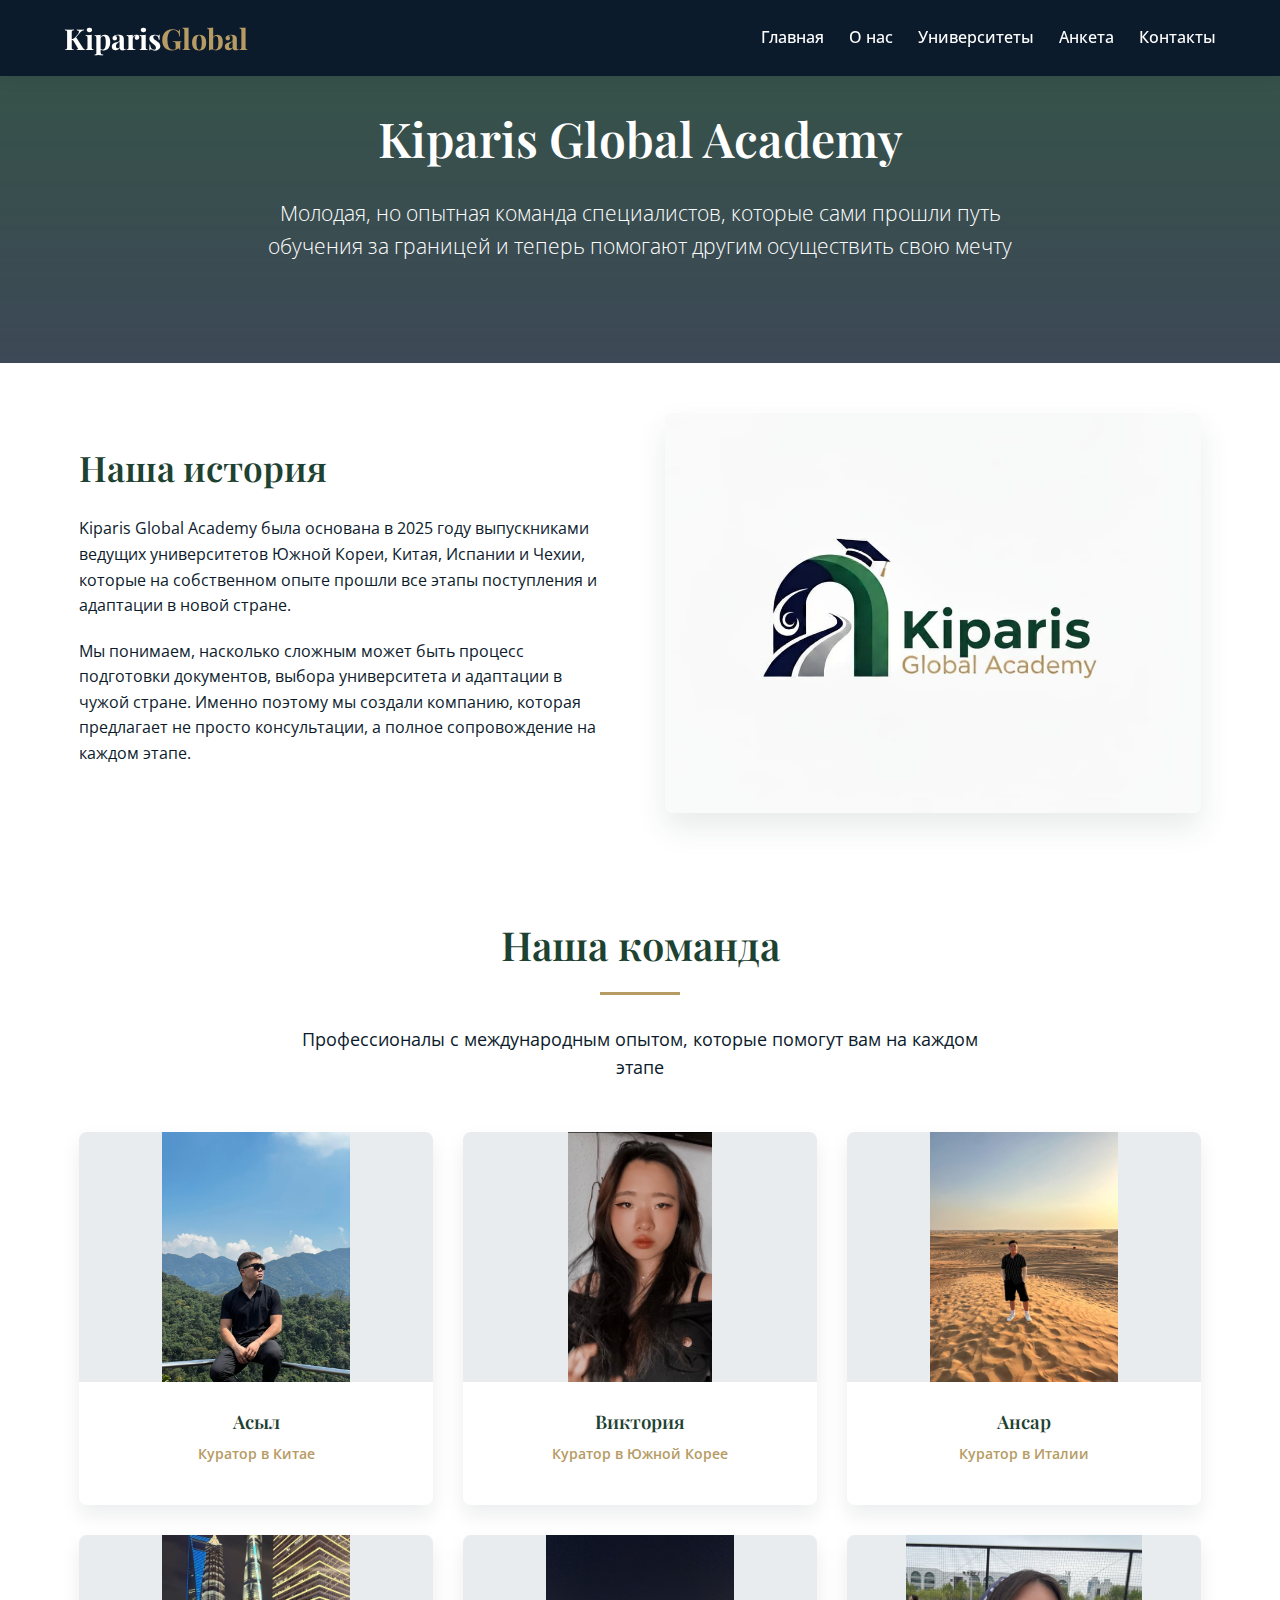
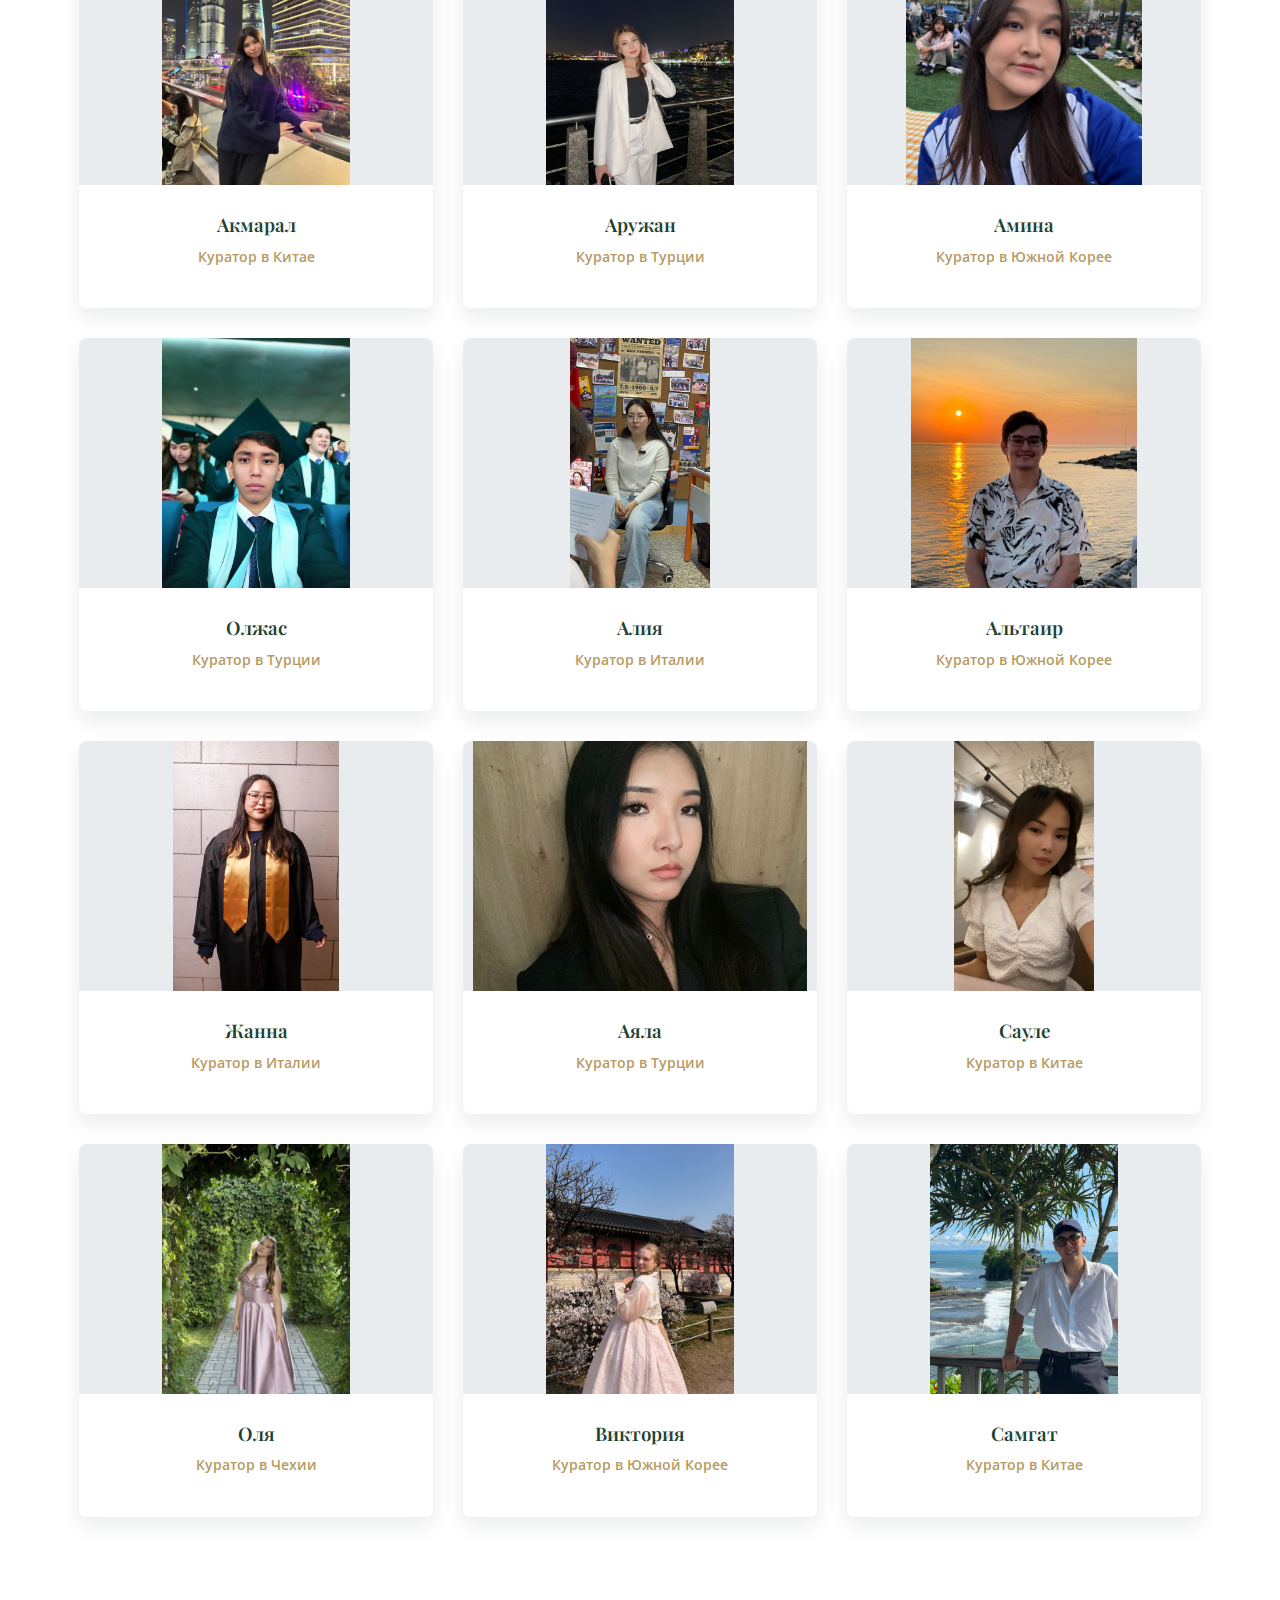
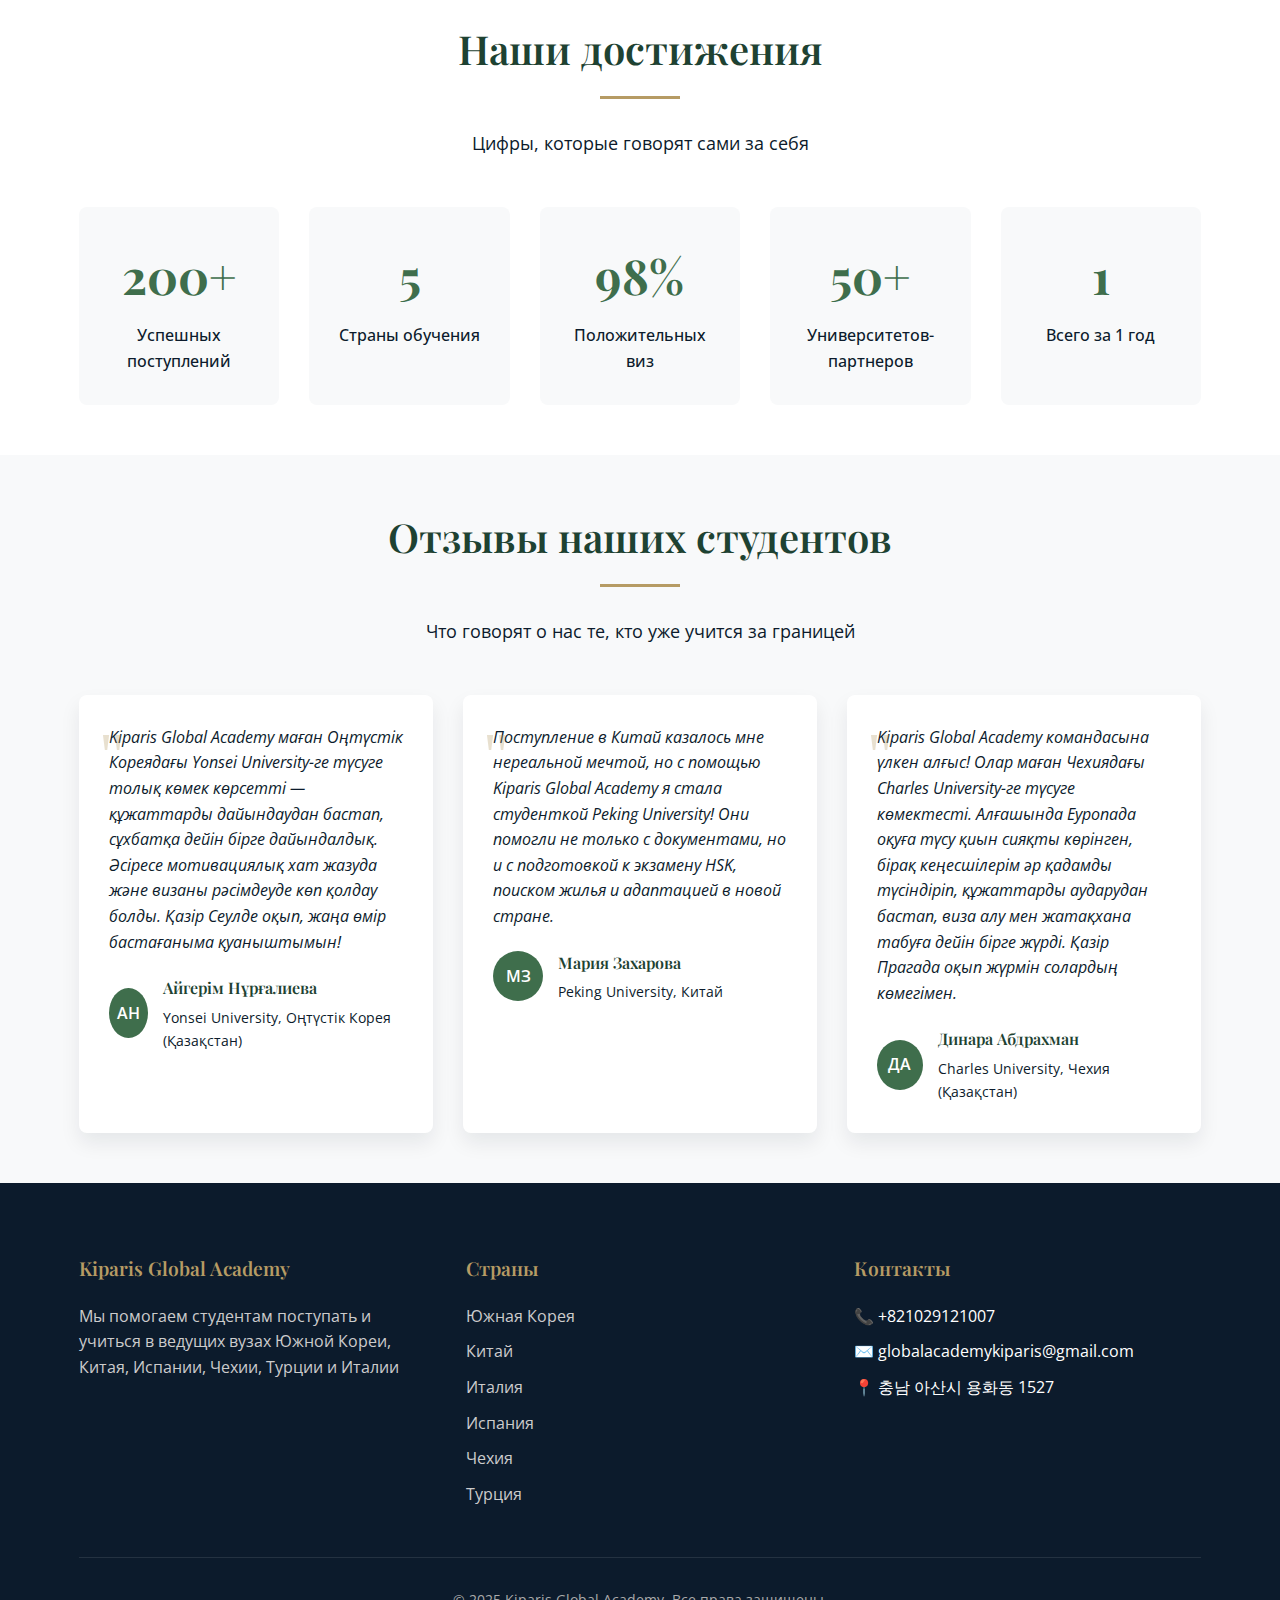
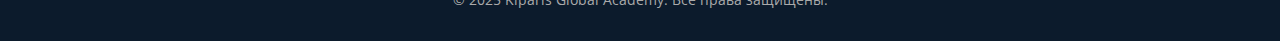
<file: about.html>
<!DOCTYPE html>
<html lang="ru">
<head>
    <meta charset="UTF-8">
    <meta name="viewport" content="width=device-width, initial-scale=1.0">
    <title>О нас - Kiparis Global Academy</title>
    <link href="https://fonts.googleapis.com/css2?family=Playfair+Display:wght@400;500;600;700&family=Open+Sans:wght@300;400;500;600&display=swap" rel="stylesheet">
    <style>

        .social-links {
    margin-top: 20px;
}

.social-link {
    display: flex;
    align-items: center;
    gap: 10px;
    color: #ccc;
    text-decoration: none;
    margin-bottom: 10px;
    transition: color 0.3s ease;
}

.social-link:hover {
    color: var(--gold);
}

.social-link svg {
    flex-shrink: 0;
}
        /* Цветовая палитра */
        :root {
            --dark-green: #1E4232;    /* Глубокий кипарисовый зелёный */
            --light-green: #3F6E4C;   /* Мягкий природный зелёный */
            --dark-blue: #0C1B2C;     /* Тёмно-синий / почти чёрный */
            --white: #FFFFFF;         /* Белый */
            --gold: #B69B64;          /* Золотисто-бежевый */
            --light-bg: #F8F9FA;      /* Светлый фон для секций */
        }
        
        /* Общие стили */
        * {
            margin: 0;
            padding: 0;
            box-sizing: border-box;
        }
        
        body {
            font-family: 'Open Sans', sans-serif;
            color: var(--dark-blue);
            line-height: 1.6;
            overflow-x: hidden;
        }
        
        h1, h2, h3, h4, h5 {
            font-family: 'Playfair Display', serif;
            font-weight: 600;
            color: var(--dark-green);
        }
        
        .container {
            width: 90%;
            max-width: 1200px;
            margin: 0 auto;
            padding: 0 15px;
        }
        
        .btn {
            display: inline-block;
            background: var(--light-green);
            color: var(--white);
            padding: 12px 30px;
            border: none;
            border-radius: 4px;
            cursor: pointer;
            text-decoration: none;
            font-weight: 600;
            transition: all 0.3s ease;
            text-align: center;
            font-size: 1rem;
        }
        
        .btn:hover {
            background: var(--dark-green);
            transform: translateY(-2px);
            box-shadow: 0 5px 15px rgba(30, 66, 50, 0.2);
        }
        
        .btn-gold {
            background: var(--gold);
            color: var(--dark-blue);
        }
        
        .btn-gold:hover {
            background: #a08654;
            color: var(--white);
        }
        
        section {
            padding: 50px 0;
        }
        
        .section-title {
            text-align: center;
            margin-bottom: 50px;
        }
        
        .section-title h2 {
            font-size: 2.5rem;
            margin-bottom: 15px;
            position: relative;
            display: inline-block;
        }
        
        .section-title h2:after {
            content: '';
            display: block;
            width: 80px;
            height: 3px;
            background: var(--gold);
            margin: 15px auto;
        }
        
        .section-title p {
            max-width: 700px;
            margin: 0 auto;
            color: var(--dark-blue);
            font-size: 1.1rem;
        }
        
         /* Шапка */
        header {
            background: var(--dark-blue);
            box-shadow: 0 2px 15px rgba(12, 27, 44, 0.1);
            position: fixed;
            width: 100%;
            top: 0;
            z-index: 1000;
            transition: all 0.3s ease;
        }
        
        .header-container {
            display: flex;
            justify-content: space-between;
            align-items: center;
            padding: 15px 0;
        }
        
        .logo {
            font-size: 1.8rem;
            font-weight: 700;
            color: var(--white);
            text-decoration: none;
            font-family: 'Playfair Display', serif;
        }
        
        .logo span {
            color: var(--gold);
        }
        
        nav ul {
            display: flex;
            list-style: none;
        }
        
        nav ul li {
            margin-left: 25px;
            position: relative;
        }
        
        nav ul li a {
            text-decoration: none;
            color: var(--white);
            font-weight: 500;
            transition: color 0.3s;
            position: relative;
            padding: 10px 0;
            display: block;
        }
        
        nav ul li a:after {
            content: '';
            position: absolute;
            width: 0;
            height: 2px;
            bottom: 0;
            left: 0;
            background: var(--gold);
            transition: width 0.3s;
        }
        
        nav ul li a:hover {
            color: var(--gold);
        }
        
        nav ul li a:hover:after {
            width: 100%;
        }
        
        /* Выпадающее меню для Университетов */
        .dropdown-menu {
            position: absolute;
            top: 100%;
            left: 0;
            width: 280px;
            background: var(--white);
            border-radius: 8px;
            box-shadow: 0 10px 30px rgba(12, 27, 44, 0.15);
            opacity: 0;
            visibility: hidden;
            transform: translateY(10px);
            transition: all 0.3s ease;
            z-index: 1001;
            padding: 20px 0;
        }
        
        .dropdown:hover .dropdown-menu {
            opacity: 1;
            visibility: visible;
            transform: translateY(0);
        }
        
        .dropdown-menu:before {
            content: '';
            position: absolute;
            top: -8px;
            left: 30px;
            width: 16px;
            height: 16px;
            background: var(--white);
            transform: rotate(45deg);
        }
        
        .country-items {
            display: flex;
            align-items: center;
            padding: 12px 25px;
            text-decoration: none;
            color: var(--dark-blue);
            transition: all 0.3s ease;
            border-left: 3px solid transparent;
        }
        
        .country-items:hover {
            background: var(--light-bg);
            border-left: 3px solid var(--light-green);
            padding-left: 30px;
        }
        
        .country-flags {
            width: 30px;
            height: 20px;
            border-radius: 2px;
            margin-right: 15px;
            background-size: cover;
            background-position: center;
            box-shadow: 0 2px 5px rgba(0,0,0,0.1);
        }
        
        .country-name {
            font-weight: 500;
            color: var(--dark-blue);
        }
        
        .mobile-menu {
            display: none;
            font-size: 1.5rem;
            cursor: pointer;
            color: var(--white);
        }
        /* Герой секция О нас */
        .about-hero {
            background: linear-gradient(rgba(30, 66, 50, 0.9), rgba(12, 27, 44, 0.8)), url('https://i.pinimg.com/1200x/c0/05/c3/c005c3fa3ab20fcbe3c07693884d8275.jpg');
            background-size: cover;
            background-position: center;
            color: var(--white);
            padding: 100px 0;
            text-align: center;
            position: relative;
        }
        
        .about-hero h1 {
            font-size: 3rem;
            margin-bottom: 20px;
            color: var(--white);
        }
        
        .about-hero p {
            font-size: 1.3rem;
            max-width: 800px;
            margin: 0 auto;
            font-weight: 300;
        }
        
        /* Наша история */
        .our-story {
            background: var(--white);
        }
        
        .story-content {
            display: flex;
            align-items: center;
            gap: 50px;
        }
        
        .story-text {
            flex: 1;
        }
        
        .story-text h2 {
            font-size: 2.2rem;
            margin-bottom: 20px;
        }
        
        .story-text p {
            margin-bottom: 20px;
            color: var(--dark-blue);
        }
        
        .story-image {
            flex: 1;
            border-radius: 8px;
            overflow: hidden;
            box-shadow: 0 15px 30px rgba(30, 66, 50, 0.1);
            position: relative;
        }
        
        .story-image:before {
            content: '';
            position: absolute;
            top: 20px;
            left: 20px;
            right: -20px;
            bottom: -20px;
            border: 2px solid var(--gold);
            border-radius: 8px;
            z-index: -1;
        }
        
        .story-image img {
            width: 100%;
            height: auto;
            display: block;
        }
        
        /* Наша миссия и ценности */
        .mission-values {
            background: var(--light-bg);
        }
        
        .mission-content {
            display: flex;
            gap: 50px;
            margin-bottom: 50px;
        }
        
        .mission-text {
            flex: 1;
        }
        
        .mission-text h2 {
            font-size: 2.2rem;
            margin-bottom: 20px;
        }
        
        .mission-text p {
            margin-bottom: 20px;
            color: var(--dark-blue);
        }
        
        .values-grid {
            display: grid;
            grid-template-columns: repeat(auto-fit, minmax(250px, 1fr));
            gap: 30px;
        }
        
        .value-card {
            background: var(--white);
            padding: 30px;
            border-radius: 8px;
            box-shadow: 0 10px 20px rgba(12, 27, 44, 0.08);
            text-align: center;
            transition: transform 0.3s, box-shadow 0.3s;
            border-top: 4px solid var(--light-green);
        }
        
        .value-card:hover {
            transform: translateY(-5px);
            box-shadow: 0 15px 30px rgba(12, 27, 44, 0.1);
        }
        
        .value-icon {
            font-size: 2.5rem;
            color: var(--light-green);
            margin-bottom: 20px;
        }
        
        .value-card h3 {
            margin-bottom: 15px;
            color: var(--dark-green);
        }
        
        .value-card p {
            color: var(--dark-blue);
        }
        
        /* Наша команда */
        .our-team {
            background: var(--white);
        }
        
        .team-grid {
            display: grid;
            grid-template-columns: repeat(auto-fit, minmax(280px, 1fr));
            gap: 30px;
        }
        
        .team-card {
            background: var(--white);
            border-radius: 8px;
            overflow: hidden;
            box-shadow: 0 10px 20px rgba(12, 27, 44, 0.08);
            transition: transform 0.3s, box-shadow 0.3s;
            text-align: center;
        }
        
        .team-card:hover {
            transform: translateY(-5px);
            box-shadow: 0 15px 30px rgba(12, 27, 44, 0.15);
        }
        
        .team-image {
            height: 250px;
            background-size: cover;
            background-position: center;
            position: relative;
        }
        
        .team-info {
            padding: 25px;
        }
        
        .team-info h3 {
            margin-bottom: 5px;
            color: var(--dark-green);
        }
        
        .team-info .position {
            color: var(--gold);
            font-weight: 600;
            margin-bottom: 15px;
            font-size: 0.9rem;
        }
        
        .team-info p {
            color: var(--dark-blue);
            font-size: 0.95rem;
        }
        /* Достижения */
        .achievements {
            background: var(--white);
        }
        
        .stats-grid {
            display: grid;
            grid-template-columns: repeat(auto-fit, minmax(200px, 1fr));
            gap: 30px;
            text-align: center;
        }
        
        .stat-card {
            padding: 30px 20px;
            background: var(--light-bg);
            border-radius: 8px;
            transition: transform 0.3s;
        }
        
        .stat-card:hover {
            transform: translateY(-5px);
        }
        
        .stat-number {
            font-size: 3rem;
            font-weight: 700;
            color: var(--light-green);
            margin-bottom: 10px;
            font-family: 'Playfair Display', serif;
        }
        
        .stat-text {
            color: var(--dark-blue);
            font-weight: 500;
        }
        
        /* Отзывы */
        .testimonials {
            background: var(--light-bg);
        }
        
        .testimonials-grid {
            display: grid;
            grid-template-columns: repeat(auto-fit, minmax(300px, 1fr));
            gap: 30px;
        }
        
        .testimonial-card {
            background: var(--white);
            padding: 30px;
            border-radius: 8px;
            box-shadow: 0 10px 20px rgba(12, 27, 44, 0.08);
            position: relative;
        }
        
        .testimonial-card:before {
            content: '"';
            position: absolute;
            top: 10px;
            left: 20px;
            font-size: 4rem;
            color: var(--gold);
            opacity: 0.3;
            font-family: serif;
        }
        
        .testimonial-text {
            margin-bottom: 20px;
            font-style: italic;
            color: var(--dark-blue);
        }
        
        .testimonial-author {
            display: flex;
            align-items: center;
        }
        
        .author-avatar {
            width: 50px;
            height: 50px;
            border-radius: 50%;
            background: var(--light-green);
            margin-right: 15px;
            display: flex;
            align-items: center;
            justify-content: center;
            color: var(--white);
            font-weight: 600;
        }
        
        .author-info h4 {
            margin-bottom: 5px;
            color: var(--dark-green);
        }
        
        .author-info p {
            color: var(--dark-blue);
            font-size: 0.9rem;
        }
        
        /* Футер */
        footer {
            background: var(--dark-blue);
            color: var(--white);
            padding: 70px 0 30px;
        }
        
        .footer-grid {
            display: grid;
            grid-template-columns: repeat(auto-fit, minmax(200px, 1fr));
            gap: 40px;
            margin-bottom: 40px;
        }
        
        .footer-col h3 {
            margin-bottom: 20px;
            font-size: 1.2rem;
            color: var(--gold);
        }
        
        .footer-col p {
            color: #ccc;
            margin-bottom: 20px;
        }
        
        .footer-col ul {
            list-style: none;
        }
        
        .footer-col ul li {
            margin-bottom: 10px;
        }
        
        .footer-col ul li a {
            color: #ccc;
            text-decoration: none;
            transition: color 0.3s;
        }
        
        .footer-col ul li a:hover {
            color: var(--gold);
        }
        
        .copyright {
            text-align: center;
            padding-top: 30px;
            border-top: 1px solid rgba(255,255,255,0.1);
            font-size: 0.9rem;
            color: #aaa;
        }
        
        /* Анимации */
        @keyframes fadeIn {
            from { opacity: 0; transform: translateY(20px); }
            to { opacity: 1; transform: translateY(0); }
        }
        
        .fade-in {
            animation: fadeIn 0.8s ease forwards;
        }
        
        /* Адаптивность */
        @media (max-width: 992px) {
            .story-content, .mission-content {
                flex-direction: column;
            }
            
            .about-hero h1 {
                font-size: 2.5rem;
            }
            
            .section-title h2 {
                font-size: 2.2rem;
            }
        }
        
        @media (max-width: 768px) {
            nav ul {
                display: none;
                flex-direction: column;
                position: absolute;
                top: 70px;
                left: 0;
                width: 100%;
                background: var(--dark-blue);
                padding: 20px;
                box-shadow: 0 5px 10px rgba(12, 27, 44, 0.1);
            }
            
            nav ul.show {
                display: flex;
            }
            
            nav ul li {
                margin: 10px 0;
            }
            
            .mobile-menu {
                display: block;
            }
            
            section {
                padding: 60px 0;
            }
        }
    </style>
</head>
<body>
      <!-- Шапка -->
    <header>
        <div class="container header-container">
            <a href="index.html" class="logo">Kiparis<span>Global</span></a>
            <nav>
                <ul>
                    <li><a href="index.html">Главная</a></li>
                    <li><a href="about.html">О нас</a></li>
                    <li class="dropdown">
                        <a href="./universities.html">Университеты</a>
                        <div class="dropdown-menu">
                            <a href="./south-korea.html" class="country-items">
                                <div class="country-flags" style="background-color: #0047A0;"></div>
                                <span class="country-name">Южная Корея</span>
                            </a>
                            <a href="./china.html" class="country-items">
                                <div class="country-flags" style="background-color: #DE2910;"></div>
                                <span class="country-name">Китай</span>
                            </a>
                            <a href="./italy.html" class="country-items">
                                <div class="country-flags" style="background-color: #c69d0b;"></div>
                                <span class="country-name">Италия</span>
                            </a>
                            <a href="./spain.html" class="country-items">
                                <div class="country-flags" style="background-color: #C60B1E;"></div>
                                <span class="country-name">Испания</span>
                            </a>
                            <a href="./czech.html" class="country-items">
                                <div class="country-flags" style="background-color: #D7141A;"></div>
                                <span class="country-name">Чехия</span>
                            </a>
                              <a href="./turkey.html" class="country-items">
                                <div class="country-flags" style="background-color: #E30A17;"></div>
                                <span class="country-name">Турция</span>
                            </a>
                        </div>
                    </li>
                   <li><a href="./index.html#application">Анкета</a></li>
                    <li><a href="./index.html#contacts">Контакты</a></li>
                </ul>
            </nav>
            <div class="mobile-menu">☰</div>
        </div>
    </header>


    <!-- Герой секция О нас -->
    <section class="about-hero">
        <div class="container">
            <h1 class="fade-in">Kiparis Global Academy</h1>
            <p class="fade-in">Молодая, но опытная команда специалистов, которые сами прошли путь обучения за границей и теперь помогают другим осуществить свою мечту</p>
        </div>
    </section>

    <!-- Наша история -->
    <section class="our-story" id="story">
        <div class="container">
            <div class="story-content">
                <div class="story-text fade-in">
                    <h2>Наша история</h2>
                    <p>Kiparis Global Academy была основана в 2025 году выпускниками ведущих университетов Южной Кореи, Китая, Испании и Чехии, которые на собственном опыте прошли все этапы поступления и адаптации в новой стране.</p>
                    <p>Мы понимаем, насколько сложным может быть процесс подготовки документов, выбора университета и адаптации в чужой стране. Именно поэтому мы создали компанию, которая предлагает не просто консультации, а полное сопровождение на каждом этапе.</p>
                </div>
                <div class="story-image fade-in">
                    <div style="height: 400px; background-color: #e9ecef; display: flex; align-items: center; justify-content: center; color: #6c757d; font-size: 1.1rem;">
                        <img src="./images/bg.jpg" alt="">
                    </div>
                </div>
            </div>
        </div>
    </section>

    <!-- Наша команда -->
    <section class="our-team" id="team">
        <div class="container">
            <div class="section-title">
                <h2>Наша команда</h2>
                <p>Профессионалы с международным опытом, которые помогут вам на каждом этапе</p>
            </div>
           
            <div class="team-grid">
                 <div class="team-card fade-in">
                    <div class="team-image" style="background-color: #e9ecef;">
                        <img src="./images/acsk.jpeg" class="team-image" alt="">
                    </div>
                    <div class="team-info">
                        <h3>Асыл</h3>
                        <div class="position">Куратор в Китае</div>
                    </div>
                </div>
              <div class="team-card fade-in">
                    <div class="team-image" style="background-color: #e9ecef;">
                        <img src="./images/виктория.jpg" class="team-image" alt="">
                    </div>
                    <div class="team-info">
                        <h3>Виктория</h3>
                        <div class="position">Куратор в Южной Корее</div>
                    </div>
                </div>
                 <div class="team-card fade-in">
                    <div class="team-image" style="background-color: #e9ecef;">
                        <img src="./images/ансар.jpeg" class="team-image" alt="">
                    </div>
                    <div class="team-info">
                        <h3> Ансар</h3>
                        <div class="position">Куратор в Италии</div>
                        <p></p>
                    </div>
                </div>
                 <div class="team-card fade-in">
                    <div class="team-image" style="background-color: #e9ecef;">
                        <img src="./images/Акмарал.jpg" class="team-image" alt="">
                    </div>
                    <div class="team-info">
                        <h3> Акмарал</h3>
                        <div class="position">Куратор в Китае</div>
                        <p></p>
                    </div>
                </div>
                 <div class="team-card fade-in">
                    <div class="team-image" style="background-color: #e9ecef;">
                        <img src="./images/Аружан.jpg" class="team-image" alt="">
                    </div>
                    <div class="team-info">
                        <h3>Аружан</h3>
                        <div class="position">Куратор в Турции</div>
                        <p> </p>
                    </div>
                </div>
                <div class="team-card fade-in">
                    <div class="team-image" style="background-color: #e9ecef;">
                        <img src="./images/амина.jpg" class="team-image" alt="">
                    </div>
                    <div class="team-info">
                        <h3> Амина</h3>
                        <div class="position">Куратор в Южной Корее</div>
                        <p></p>
                    </div>
                </div>
                 <div class="team-card fade-in">
                    <div class="team-image" style="background-color: #e9ecef;">
                        <img src="./images/олжас.jpg" class="team-image" alt="">
                    </div>
                    <div class="team-info">
                        <h3>Олжас</h3>
                        <div class="position">Куратор в Турции</div>
                        <p> </p>
                    </div>
                </div>
                 <div class="team-card fade-in">
                    <div class="team-image" style="background-color: #e9ecef;">
                        <img src="./images/Алия.jpg" class="team-image" alt="">
                    </div>
                    <div class="team-info">
                        <h3>Алия</h3>
                        <div class="position">Куратор в Италии</div>
                        <p> </p>
                    </div>
                </div>
                <div class="team-card fade-in">
                    <div class="team-image" style="background-color: #e9ecef;">
                        <img src="./images/альтаир.jpg" class="team-image" alt="">
                    </div>
                    <div class="team-info">
                        <h3>Альтаир</h3>
                        <div class="position">Куратор в Южной Корее</div>
                        <p> </p>
                    </div>
                </div>
                 <div class="team-card fade-in">
                    <div class="team-image" style="background-color: #e9ecef;">
                        <img src="./images/жанна.jpg" class="team-image" alt="">
                    </div>
                    <div class="team-info">
                        <h3> Жанна</h3>
                        <div class="position">Куратор в Италии</div>
                        <p></p>
                    </div>
                </div>
                 <div class="team-card fade-in">
                    <div class="team-image" style="background-color: #e9ecef;">
                        <img src="./images/аяла.jpg" class="team-image" alt="">
                    </div>
                    <div class="team-info">
                        <h3>Аяла</h3>
                        <div class="position">Куратор в Турции</div>
                        <p> </p>
                    </div>
                </div>
                 <div class="team-card fade-in">
                    <div class="team-image" style="background-color: #e9ecef;">
                        <img src="./images/сауле.jpg" class="team-image" alt="">
                    </div>
                    <div class="team-info">
                        <h3>Сауле</h3>
                        <div class="position">Куратор в Китае</div>
                    </div>
                </div>
                <div class="team-card fade-in">
                    <div class="team-image" style="background-color: #e9ecef;">
                        <img src="./images/оля.jpeg" class="team-image" alt="">
                    </div>
                    <div class="team-info">
                        <h3>Оля</h3>
                        <div class="position">Куратор в Чехии</div>
                        <p> </p>
                    </div>
                </div>
                <div class="team-card fade-in">
                    <div class="team-image" style="background-color: #e9ecef;">
                        <img src="./images/виктория.jpeg" class="team-image" alt="">
                    </div>
                    <div class="team-info">
                        <h3>Виктория</h3>
                        <div class="position">Куратор в Южной Корее</div>
                        <p></p>
                    </div>
                </div>
                  <div class="team-grid">
                 <div class="team-card fade-in">
                    <div class="team-image" style="background-color: #e9ecef;">
                        <img src="./images/самгат.jpg" class="team-image" alt="">
                    </div>
                    <div class="team-info">
                        <h3>Самгат</h3>
                        <div class="position">Куратор в Китае</div>
                    </div>
                </div>
                
            </div>
        </div>
    </section>


    <!-- Достижения -->
    <section class="achievements" id="achievements">
        <div class="container">
            <div class="section-title">
                <h2>Наши достижения</h2>
                <p>Цифры, которые говорят сами за себя</p>
            </div>
            <div class="stats-grid">
                <div class="stat-card fade-in">
                    <div class="stat-number">200+</div>
                    <div class="stat-text">Успешных поступлений</div>
                </div>
                <div class="stat-card fade-in">
                    <div class="stat-number">5</div>
                    <div class="stat-text">Страны обучения</div>
                </div>
                <div class="stat-card fade-in">
                    <div class="stat-number">98%</div>
                    <div class="stat-text">Положительных виз</div>
                </div>
                <div class="stat-card fade-in">
                    <div class="stat-number">50+</div>
                    <div class="stat-text">Университетов-партнеров</div>
                </div>
                <div class="stat-card fade-in">
                    <div class="stat-number">1</div>
                    <div class="stat-text">Всего за 1 год</div>
                </div>
            </div>
        </div>
    </section>

    <!-- Отзывы -->
    <section class="testimonials" id="testimonials">
        <div class="container">
            <div class="section-title">
                <h2>Отзывы наших студентов</h2>
                <p>Что говорят о нас те, кто уже учится за границей</p>
            </div>
            <div class="testimonials-grid">
                <div class="testimonial-card fade-in">
                    <div class="testimonial-text">
        Kiparis Global Academy  маған Оңтүстік Кореядағы Yonsei University-ге түсуге толық көмек көрсетті — құжаттарды дайындаудан бастап, сұхбатқа дейін бірге дайындалдық. Әсіресе мотивациялық хат жазуда және визаны рәсімдеуде көп қолдау болды. Қазір Сеулде оқып, жаңа өмір бастағаныма қуаныштымын!
                    </div>
                      <div class="testimonial-author">
        <div class="author-avatar">АН</div>
        <div class="author-info">
            <h4>Айгерім Нұрғалиева</h4>
            <p>Yonsei University, Оңтүстік Корея (Қазақстан)</p>
        </div>
    </div>
                </div>
                <div class="testimonial-card fade-in">
                    <div class="testimonial-text">
                        Поступление в Китай казалось мне нереальной мечтой, но с помощью Kiparis Global Academy я стала студенткой Peking University! Они помогли не только с документами, но и с подготовкой к экзамену HSK, поиском жилья и адаптацией в новой стране.
                    </div>
                    <div class="testimonial-author">
                        <div class="author-avatar">МЗ</div>
                        <div class="author-info">
                            <h4>Мария Захарова</h4>
                            <p>Peking University, Китай</p>
                        </div>
                    </div>
                </div>
                <div class="testimonial-card fade-in">
    <div class="testimonial-text">
        Kiparis Global Academy командасына үлкен алғыс! Олар маған Чехиядағы Charles University-ге түсуге көмектесті. Алғашында Еуропада оқуға түсу қиын сияқты көрінген, бірақ кеңесшілерім әр қадамды түсіндіріп, құжаттарды аударудан бастап, виза алу мен жатақхана табуға дейін бірге жүрді. Қазір Прагада оқып жүрмін солардың көмегімен.
    </div>
    <div class="testimonial-author">
        <div class="author-avatar">ДА</div>
        <div class="author-info">
            <h4>Динара Абдрахман</h4>
            <p>Charles University, Чехия (Қазақстан)</p>
        </div>
    </div>
</div>
                
            </div>
        </div>
    </section>

  
   <div id="footer-placeholder"></div>

<script>
fetch('footer.html')
  .then(response => response.text())
  .then(data => document.getElementById('footer-placeholder').innerHTML = data);
</script>


    <script>
        // JavaScript для интерактивных элементов
        document.addEventListener('DOMContentLoaded', function() {
            // Мобильное меню
            const mobileMenu = document.querySelector('.mobile-menu');
            const nav = document.querySelector('nav ul');
            
            mobileMenu.addEventListener('click', function() {
                nav.classList.toggle('show');
            });
            
            // Анимация появления элементов при скролле
            const fadeElements = document.querySelectorAll('.fade-in');
            
            const fadeInOnScroll = function() {
                fadeElements.forEach(element => {
                    const elementTop = element.getBoundingClientRect().top;
                    const elementVisible = 150;
                    
                    if (elementTop < window.innerHeight - elementVisible) {
                        element.classList.add('fade-in');
                    }
                });
            };
            
            // Запускаем при загрузке и при скролле
            window.addEventListener('scroll', fadeInOnScroll);
            fadeInOnScroll();
            
            // Плавная прокрутка к якорям
            document.querySelectorAll('nav a').forEach(anchor => {
                anchor.addEventListener('click', function(e) {
                    if (this.getAttribute('href').startsWith('#')) {
                        e.preventDefault();
                        
                        const targetId = this.getAttribute('href');
                        const targetElement = document.querySelector(targetId);
                        
                        if (targetElement) {
                            window.scrollTo({
                                top: targetElement.offsetTop - 100,
                                behavior: 'smooth'
                            });
                            
                            // Закрываем мобильное меню после клика
                            if (nav.classList.contains('show')) {
                                nav.classList.remove('show');
                            }
                        }
                    }
                });
            });
        });
    </script>
</body>
</html>
</file>
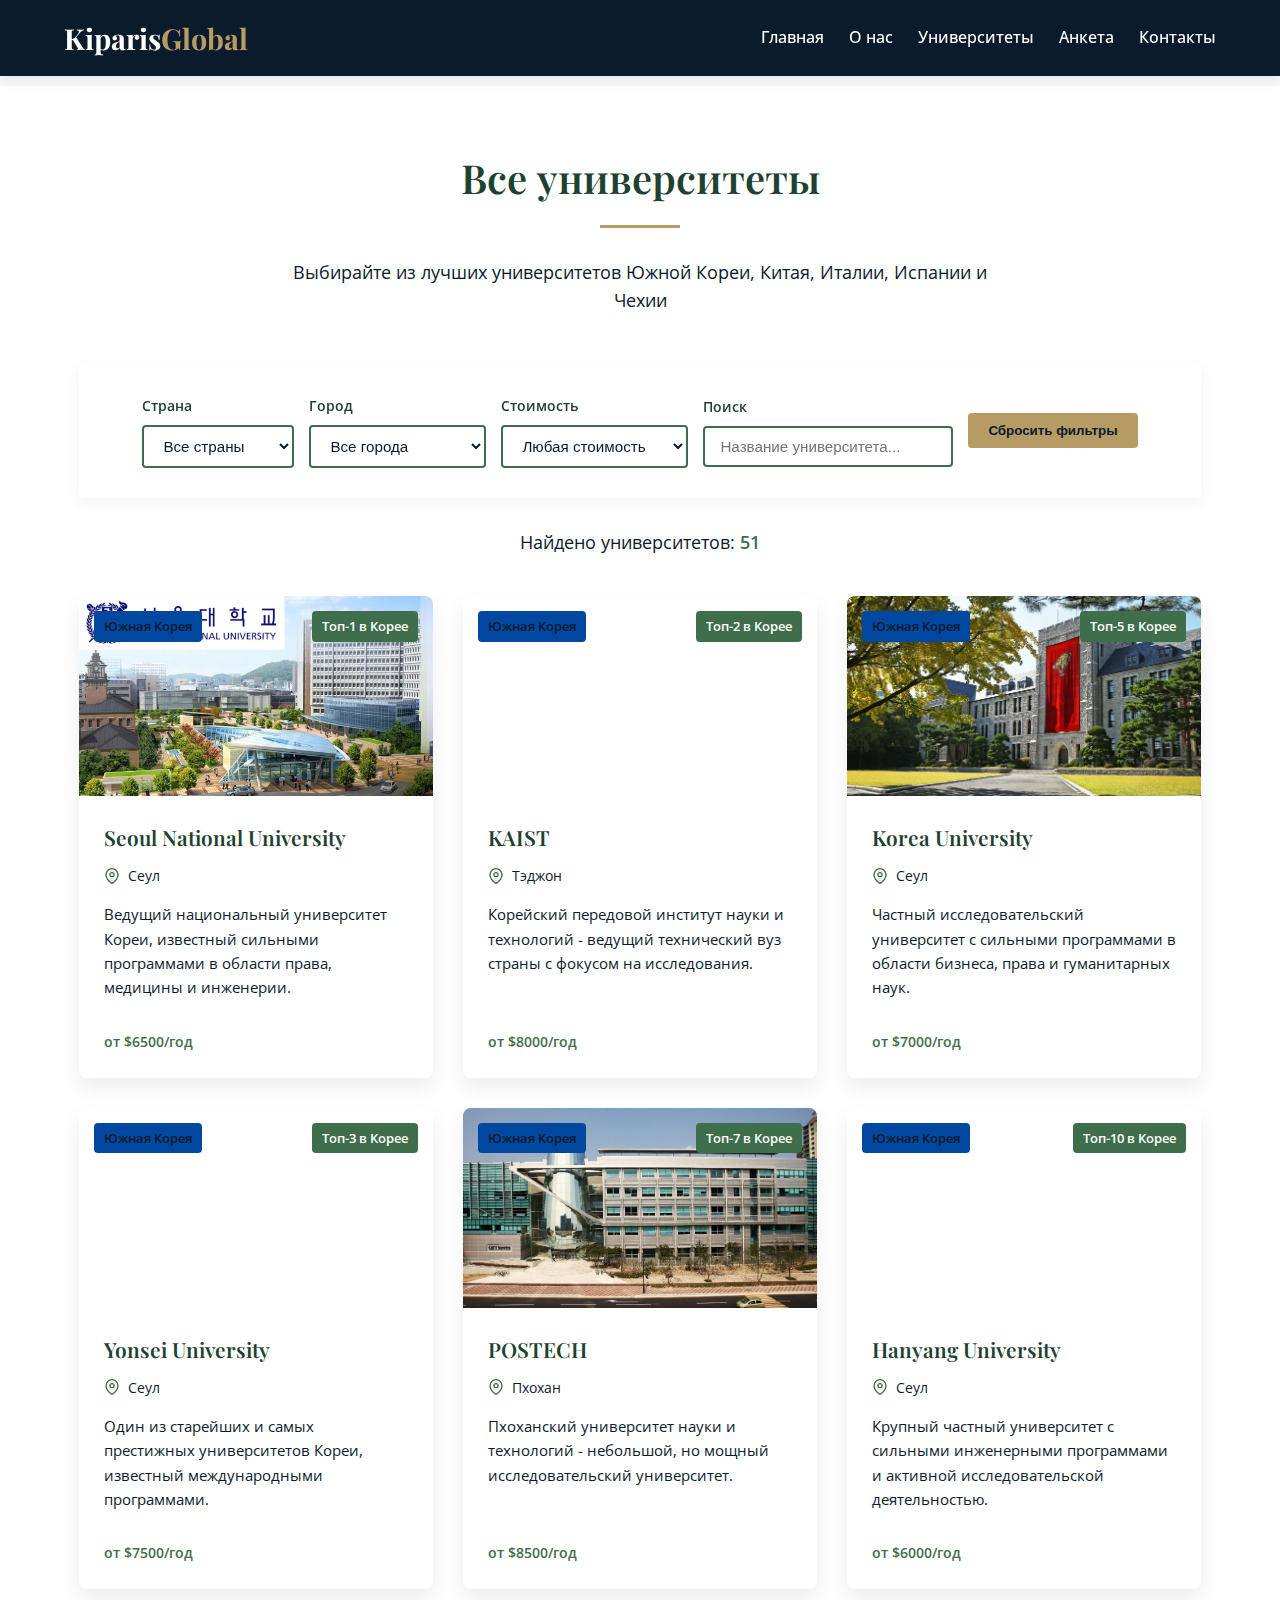
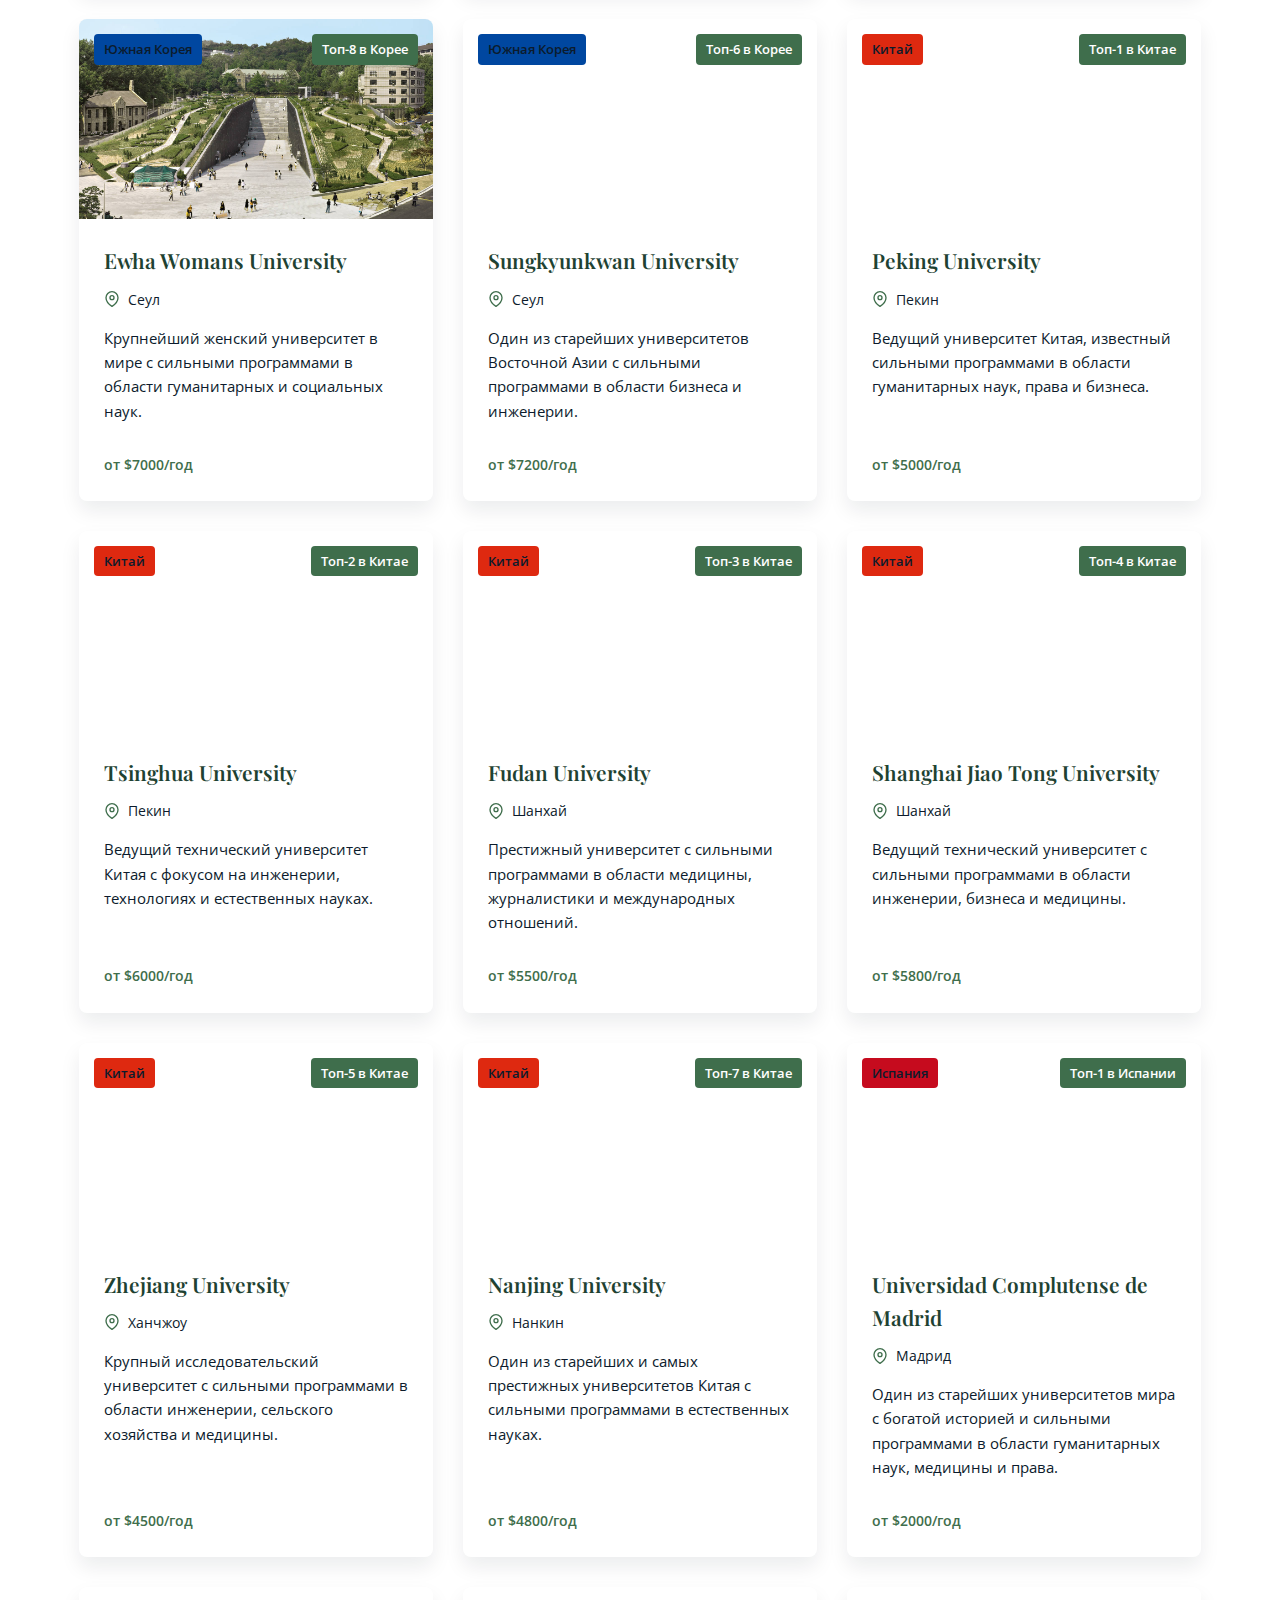
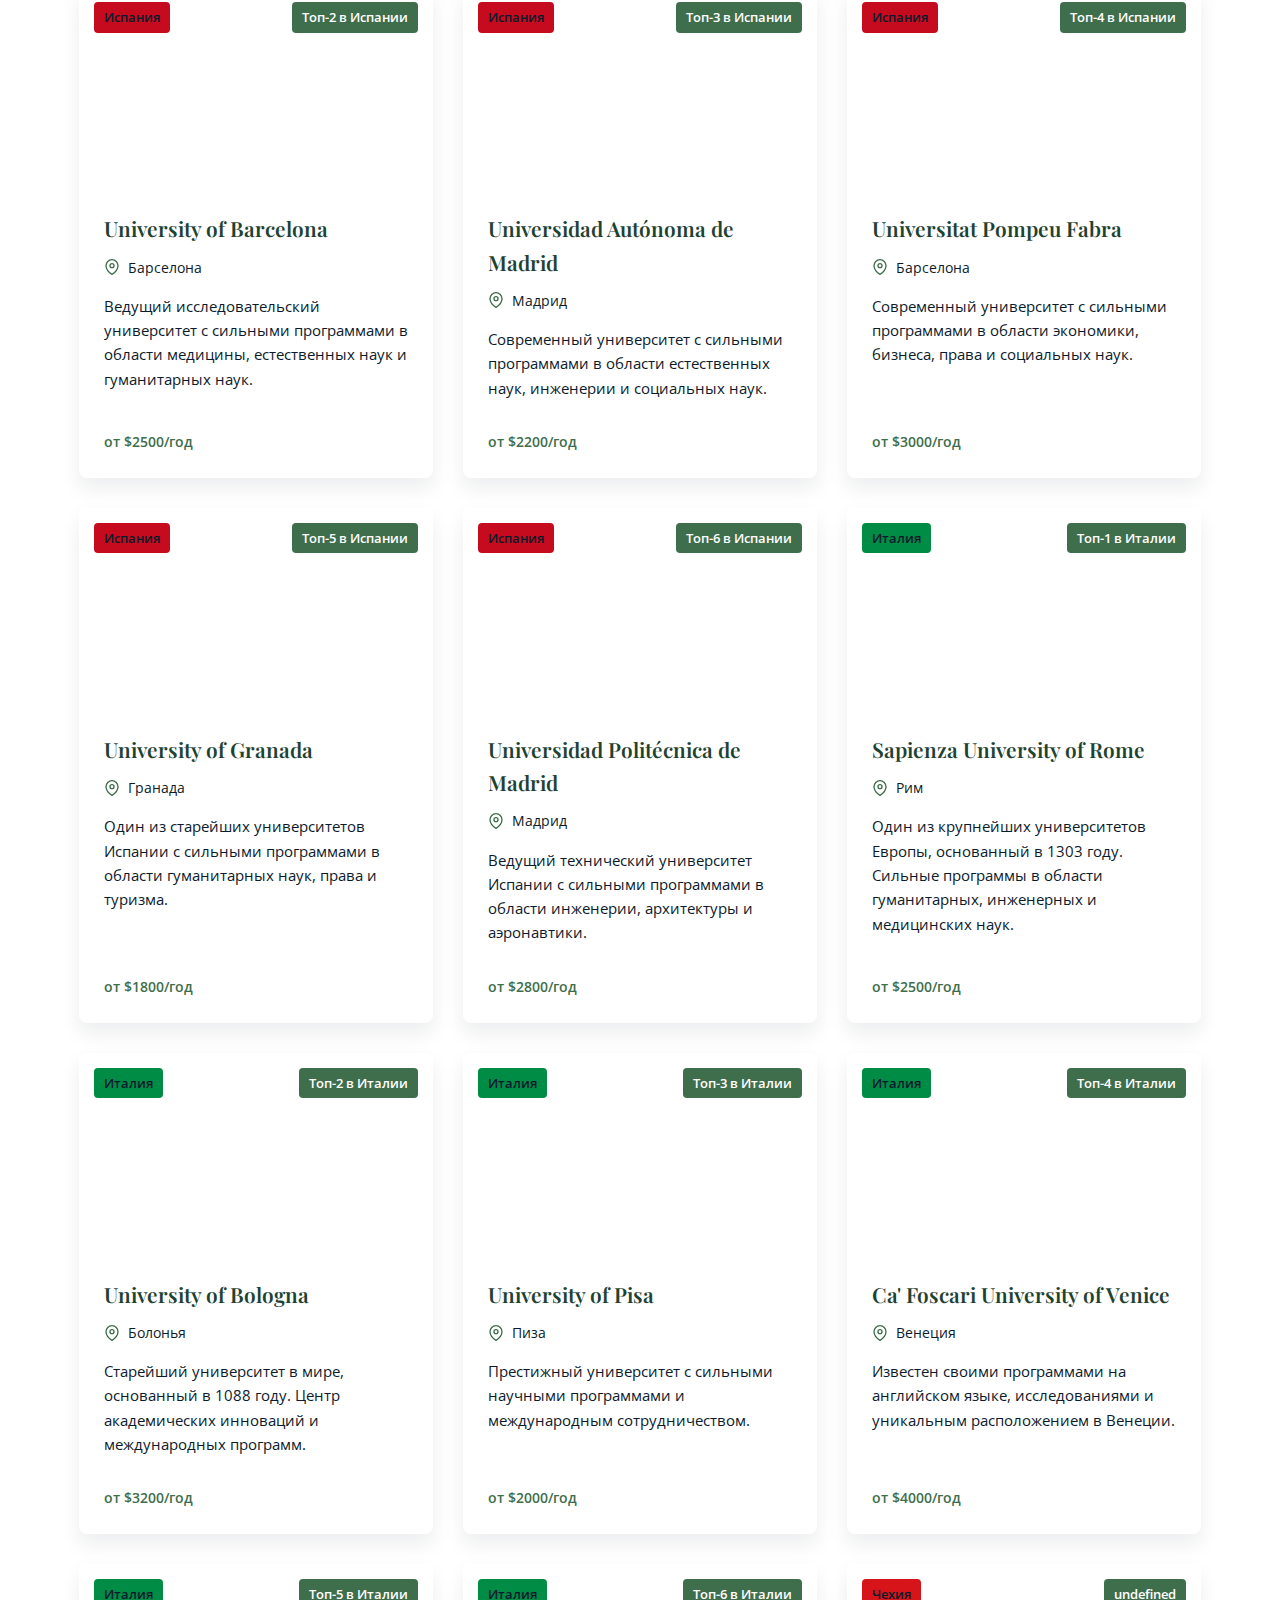
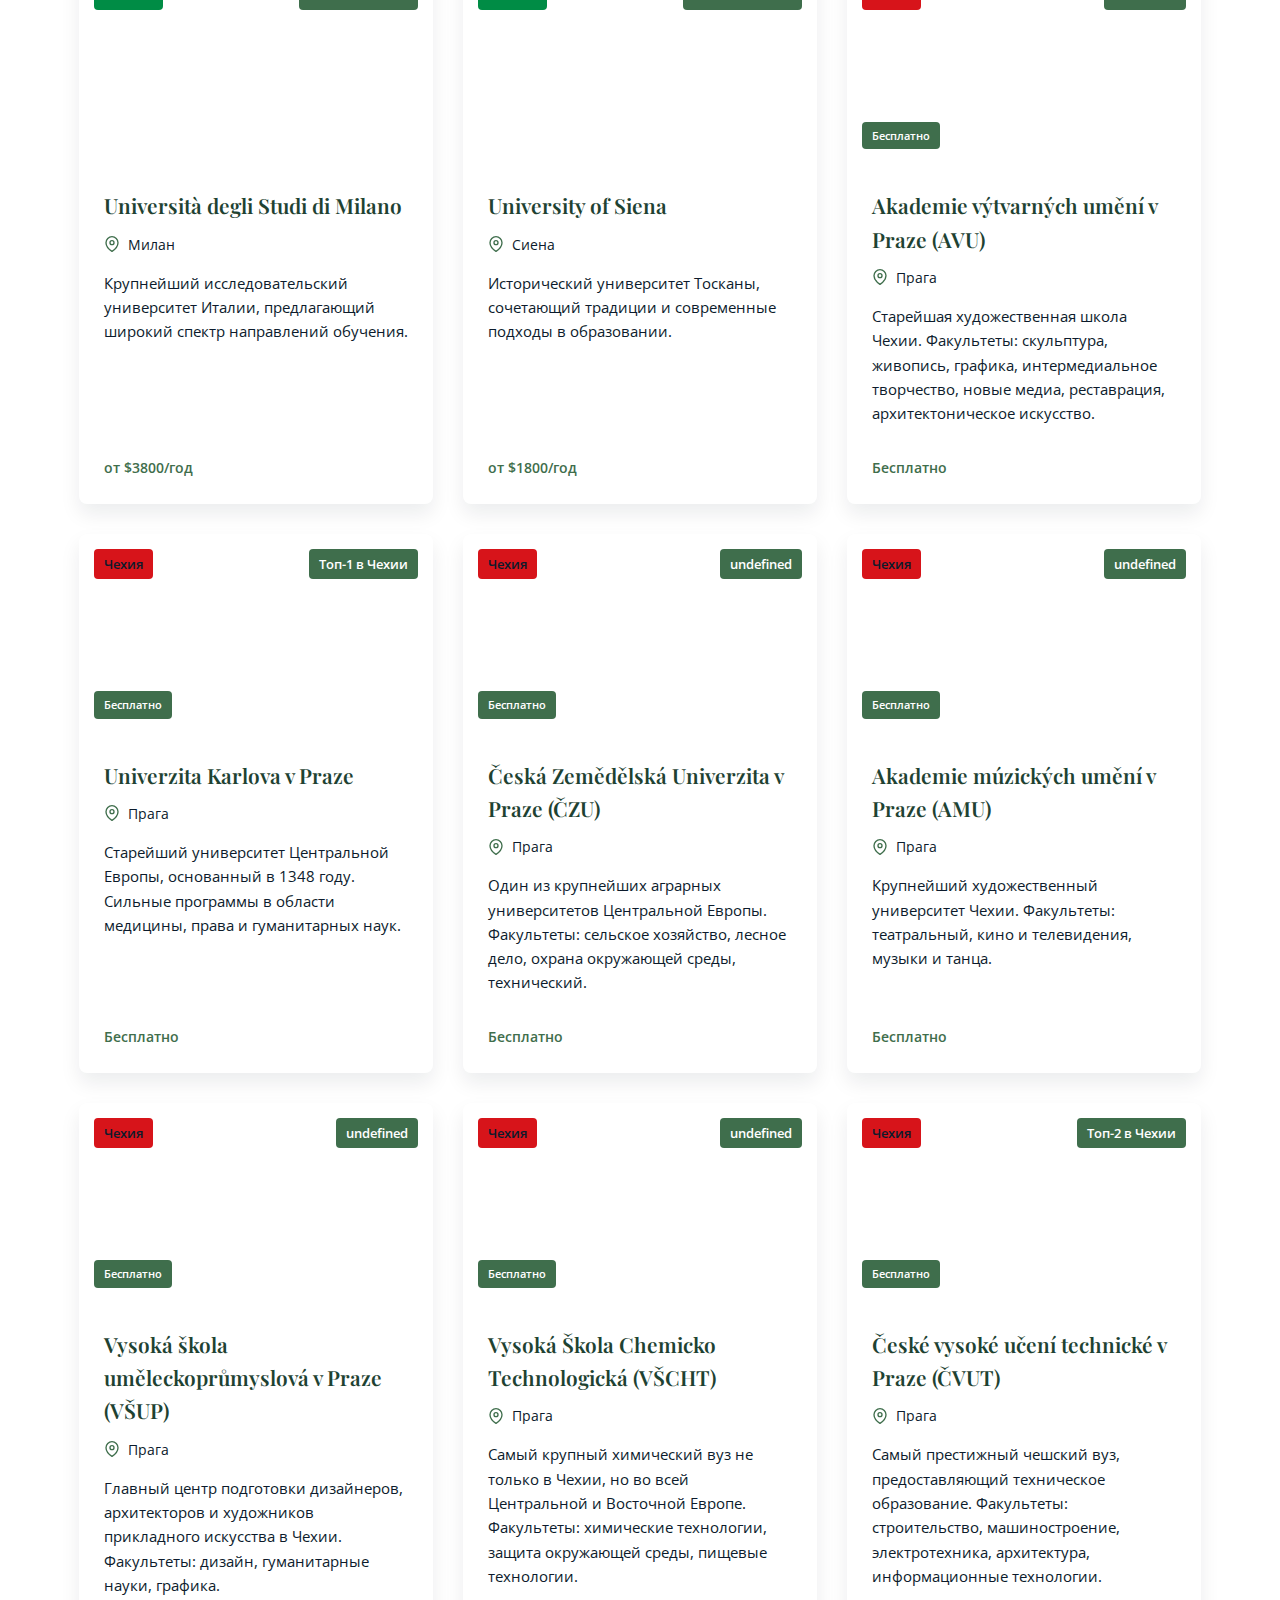
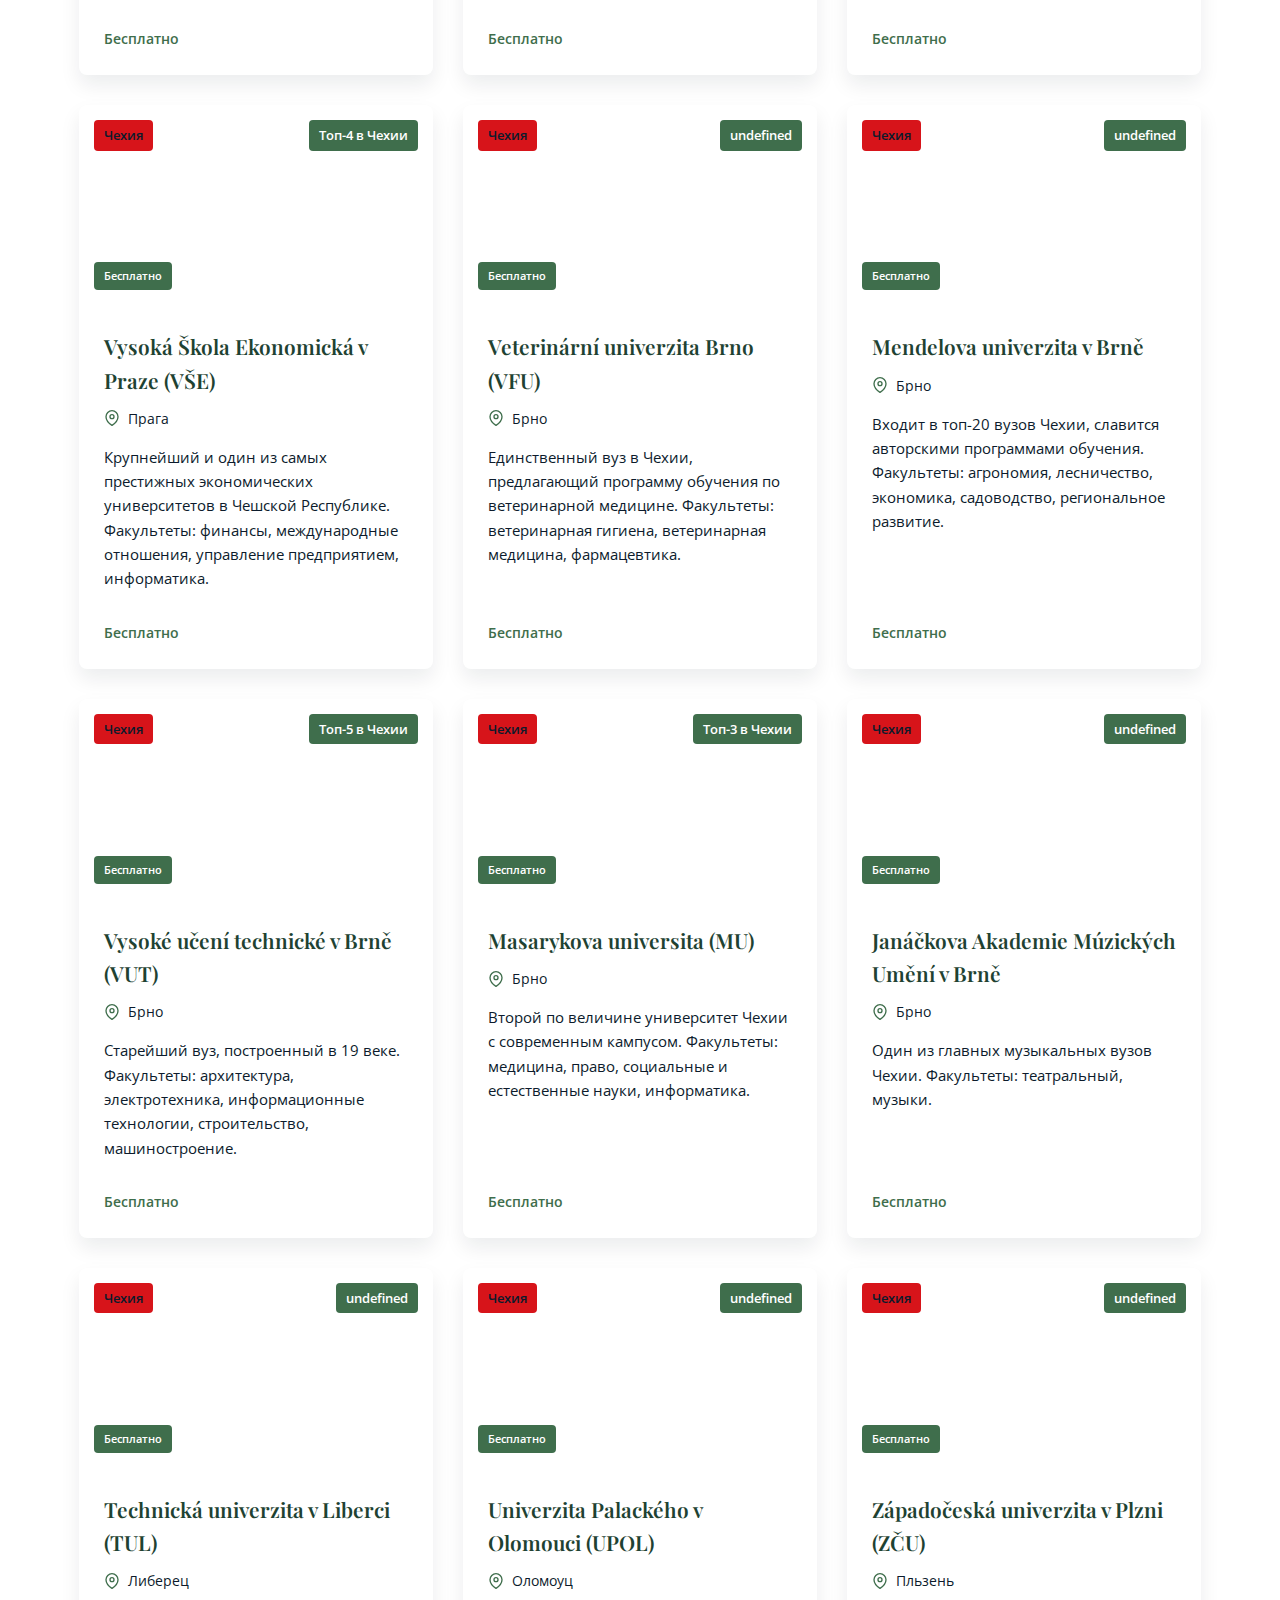
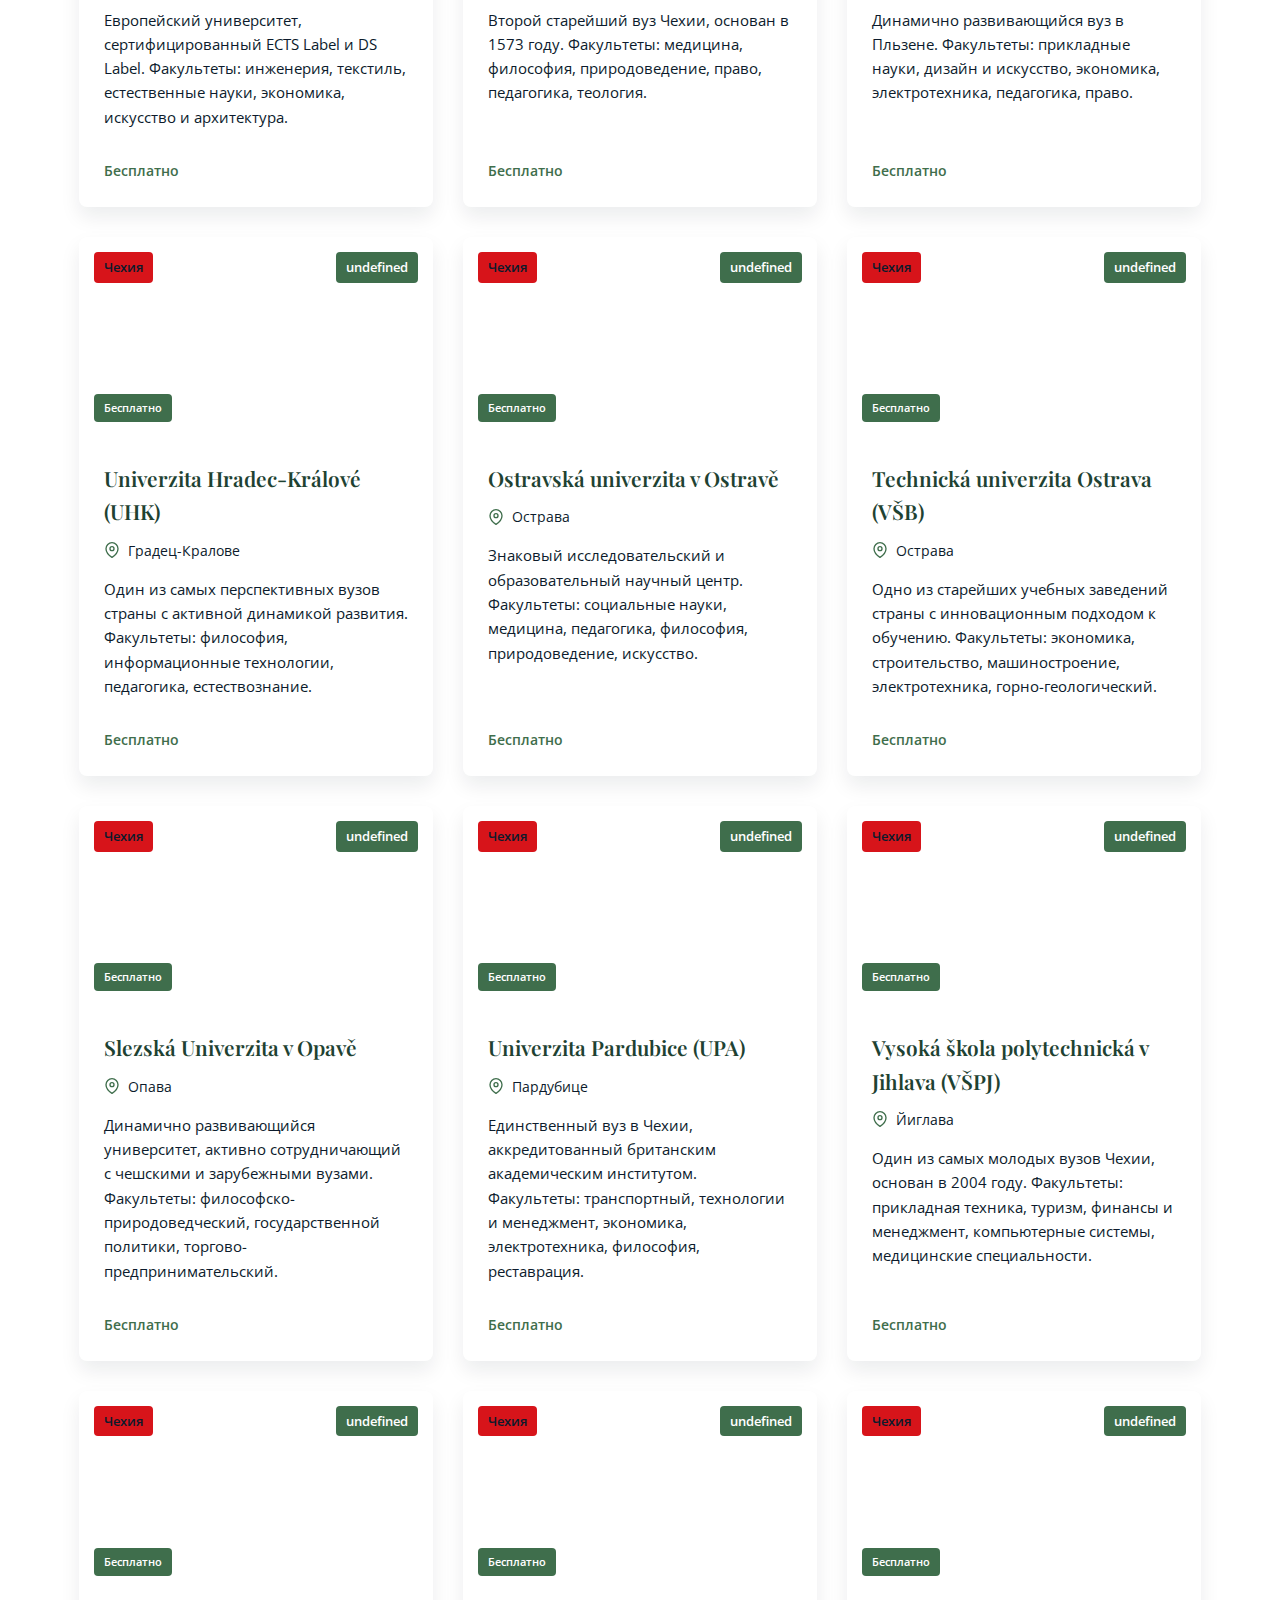
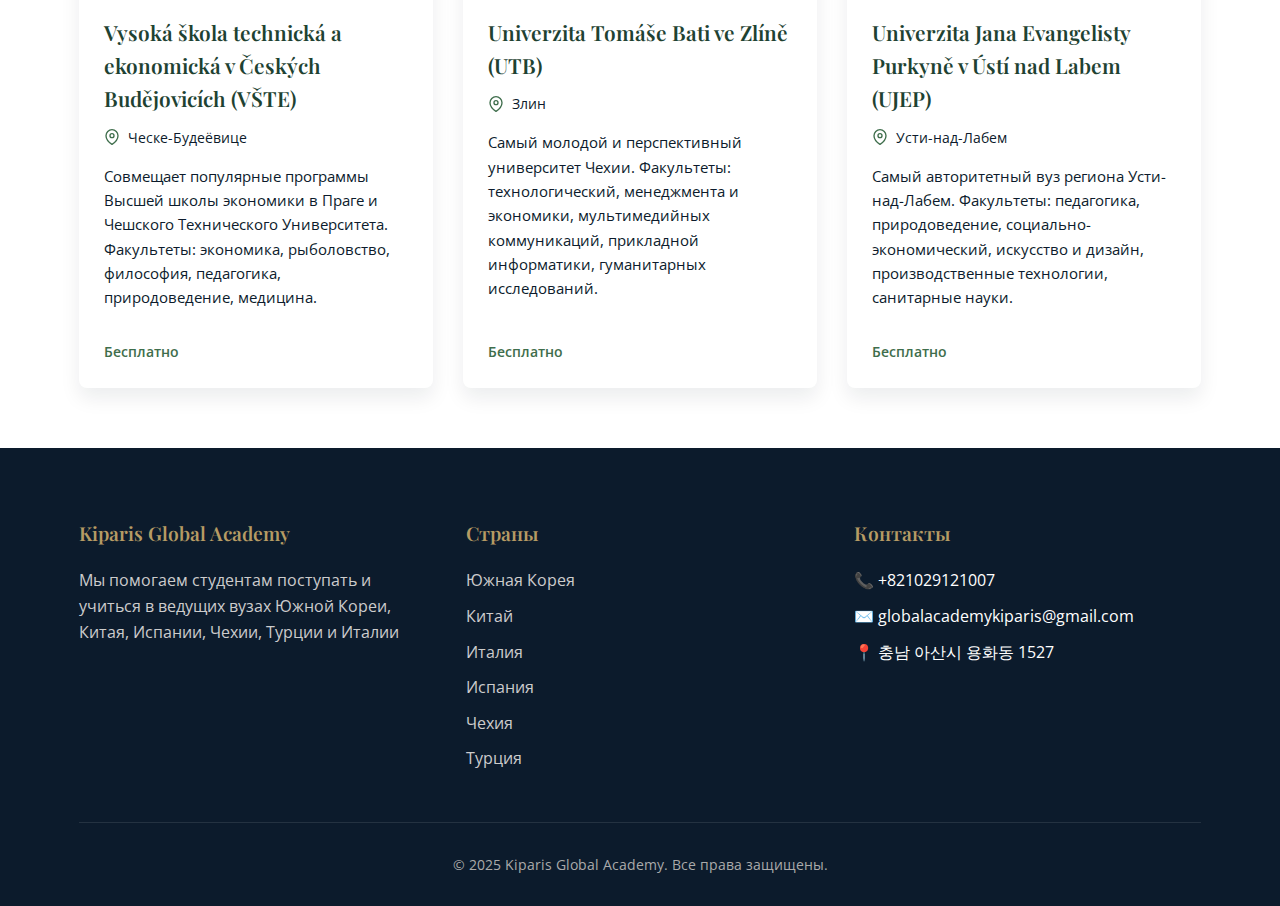
<file: universities.html>
<!DOCTYPE html>
<html lang="ru">
<head>
    <meta charset="UTF-8">
    <meta name="viewport" content="width=device-width, initial-scale=1.0">
    <title>Университеты за рубежом - Kiparis Global Academy</title>
    <link href="https://fonts.googleapis.com/css2?family=Playfair+Display:wght@400;500;600;700&family=Open+Sans:wght@300;400;500;600&display=swap" rel="stylesheet">
    <style>

        .social-links {
    margin-top: 20px;
}

.social-link {
    display: flex;
    align-items: center;
    gap: 10px;
    color: #ccc;
    text-decoration: none;
    margin-bottom: 10px;
    transition: color 0.3s ease;
}

.social-link:hover {
    color: var(--gold);
}

.social-link svg {
    flex-shrink: 0;
}
        /* Цветовая палитра */
        :root {
            --dark-green: #1E4232;    /* Глубокий кипарисовый зелёный */
            --light-green: #3F6E4C;   /* Мягкий природный зелёный */
            --dark-blue: #0C1B2C;     /* Тёмно-синий / почти чёрный */
            --white: #FFFFFF;         /* Белый */
            --gold: #B69B64;          /* Золотисто-бежевый */
            --light-bg: #F8F9FA;      /* Светлый фон для секций */
        }
        
        /* Общие стили */
        * {
            margin: 0;
            padding: 0;
            box-sizing: border-box;
        }
        
        body {
            font-family: 'Open Sans', sans-serif;
            color: var(--dark-blue);
            line-height: 1.6;
            overflow-x: hidden;
        }
        
        h1, h2, h3, h4, h5 {
            font-family: 'Playfair Display', serif;
            font-weight: 600;
            color: var(--dark-green);
        }
        
        .container {
            width: 90%;
            max-width: 1200px;
            margin: 0 auto;
            padding: 0 15px;
        }
        
        .btn {
            display: inline-block;
            background: var(--light-green);
            color: var(--white);
            padding: 12px 30px;
            border: none;
            border-radius: 4px;
            cursor: pointer;
            text-decoration: none;
            font-weight: 600;
            transition: all 0.3s ease;
            text-align: center;
            font-size: 1rem;
        }
        
        .btn:hover {
            background: var(--dark-green);
            transform: translateY(-2px);
            box-shadow: 0 5px 15px rgba(30, 66, 50, 0.2);
        }
        
        .btn-gold {
            background: var(--gold);
            color: var(--dark-blue);
        }
        
        .btn-gold:hover {
            background: #a08654;
            color: var(--white);
        }
        
        section {
            padding: 60px 0;
        }
        
        .section-title {
            text-align: center;
            margin-bottom: 50px;
        }
        
        .section-title h2 {
            font-size: 2.5rem;
            margin-bottom: 15px;
            position: relative;
            display: inline-block;
        }
        
        .section-title h2:after {
            content: '';
            display: block;
            width: 80px;
            height: 3px;
            background: var(--gold);
            margin: 15px auto;
        }
        
        .section-title p {
            max-width: 700px;
            margin: 0 auto;
            color: var(--dark-blue);
            font-size: 1.1rem;
        }
        
        /* Шапка */
        header {
            background: var(--dark-blue);
            box-shadow: 0 2px 15px rgba(12, 27, 44, 0.1);
            position: fixed;
            width: 100%;
            top: 0;
            z-index: 1000;
            transition: all 0.3s ease;
        }
        
        .header-container {
            display: flex;
            justify-content: space-between;
            align-items: center;
            padding: 15px 0;
        }
        
        .logo {
            font-size: 1.8rem;
            font-weight: 700;
            color: var(--white);
            text-decoration: none;
            font-family: 'Playfair Display', serif;
        }
        
        .logo span {
            color: var(--gold);
        }
        
        nav ul {
            display: flex;
            list-style: none;
        }
        
        nav ul li {
            margin-left: 25px;
            position: relative;
        }
        
        nav ul li a {
            text-decoration: none;
            color: var(--white);
            font-weight: 500;
            transition: color 0.3s;
            position: relative;
            padding: 10px 0;
            display: block;
        }
        
        nav ul li a:after {
            content: '';
            position: absolute;
            width: 0;
            height: 2px;
            bottom: 0;
            left: 0;
            background: var(--gold);
            transition: width 0.3s;
        }
        
        nav ul li a:hover {
            color: var(--gold);
        }
        
        nav ul li a:hover:after {
            width: 100%;
        }
        
        /* Выпадающее меню для Университетов */
        .dropdown-menu {
            position: absolute;
            top: 100%;
            left: 0;
            width: 280px;
            background: var(--white);
            border-radius: 8px;
            box-shadow: 0 10px 30px rgba(12, 27, 44, 0.15);
            opacity: 0;
            visibility: hidden;
            transform: translateY(10px);
            transition: all 0.3s ease;
            z-index: 1001;
            padding: 20px 0;
        }
        
        .dropdown:hover .dropdown-menu {
            opacity: 1;
            visibility: visible;
            transform: translateY(0);
        }
        
        .dropdown-menu:before {
            content: '';
            position: absolute;
            top: -8px;
            left: 30px;
            width: 16px;
            height: 16px;
            background: var(--white);
            transform: rotate(45deg);
        }
        
        .country-item {
            display: flex;
            align-items: center;
            padding: 12px 25px;
            text-decoration: none;
            color: var(--dark-blue);
            transition: all 0.3s ease;
            border-left: 3px solid transparent;
        }
        
        .country-item:hover {
            background: var(--light-bg);
            border-left: 3px solid var(--light-green);
            padding-left: 30px;
        }
        
        .country-flag {
            width: 30px;
            height: 20px;
            border-radius: 2px;
            margin-right: 15px;
            background-size: cover;
            background-position: center;
            box-shadow: 0 2px 5px rgba(0,0,0,0.1);
        }
        
        .country-name {
            font-weight: 500;
            color: var(--dark-blue);
        }
        
        .mobile-menu {
            display: none;
            font-size: 1.5rem;
            cursor: pointer;
            color: var(--white);
        }
        
        /* Хлебные крошки */
        .breadcrumb {
            padding: 20px 0 40px;
            background: var(--light-bg);
        }      
        /* Фильтры университетов */
        .universities-filters {
            background: var(--white);
            padding: 30px 0;
            position: sticky;
            top: 70px;
            z-index: 999;
            box-shadow: 0 5px 15px rgba(12, 27, 44, 0.05);
        }
        
        .filters-container {
            display: flex;
            flex-wrap: wrap;
            gap: 15px;
            align-items: center;
            justify-content: center;
        }
        
        .filter-group {
            display: flex;
            flex-direction: column;
            gap: 8px;
        }
        
        .filter-label {
            font-size: 0.9rem;
            font-weight: 600;
            color: var(--dark-green);
        }
        
        .filter-select {
            padding: 10px 15px;
            border: 2px solid var(--light-green);
            border-radius: 4px;
            background: var(--white);
            color: var(--dark-blue);
            font-size: 0.95rem;
            cursor: pointer;
            transition: all 0.3s ease;
        }
        
        .filter-select:focus {
            outline: none;
            box-shadow: 0 0 0 3px rgba(63, 110, 76, 0.2);
        }
        
        .search-box {
            padding: 10px 15px;
            border: 2px solid var(--light-green);
            border-radius: 4px;
            font-size: 0.95rem;
            width: 250px;
            transition: all 0.3s ease;
        }
        
        .search-box:focus {
            outline: none;
            box-shadow: 0 0 0 3px rgba(63, 110, 76, 0.2);
        }
        
        .reset-filters {
            background: var(--gold);
            color: var(--dark-blue);
            border: none;
            padding: 10px 20px;
            border-radius: 4px;
            font-weight: 600;
            cursor: pointer;
            transition: all 0.3s ease;
        }
        
        .reset-filters:hover {
            background: #a08654;
            color: var(--white);
        }
        
        /* Сетка университетов */
        .universities-grid {
            display: grid;
            grid-template-columns: repeat(auto-fill, minmax(350px, 1fr));
            gap: 30px;
            margin-top: 40px;
        }
        
        .university-card {
            background: var(--white);
            border-radius: 8px;
            overflow: hidden;
            box-shadow: 0 10px 20px rgba(12, 27, 44, 0.08);
            transition: transform 0.3s, box-shadow 0.3s;
            display: flex;
            flex-direction: column;
        }
        
        .university-card:hover {
            transform: translateY(-5px);
            box-shadow: 0 15px 30px rgba(12, 27, 44, 0.15);
        }
        
        .university-image {
            height: 200px;
            background-size: cover;
            background-position: center;
            position: relative;
        }
        
        .university-country {
            position: absolute;
            top: 15px;
            left: 15px;
            background: var(--gold);
            color: var(--dark-blue);
            padding: 5px 10px;
            border-radius: 4px;
            font-size: 0.8rem;
            font-weight: 600;
        }
        
        .university-rank {
            position: absolute;
            top: 15px;
            right: 15px;
            background: var(--light-green);
            color: var(--white);
            padding: 5px 10px;
            border-radius: 4px;
            font-size: 0.8rem;
            font-weight: 600;
        }
        
        .free-badge {
            position: absolute;
            bottom: 15px;
            left: 15px;
            background: var(--light-green);
            color: var(--white);
            padding: 5px 10px;
            border-radius: 4px;
            font-size: 0.7rem;
            font-weight: 600;
        }
        
        .university-info {
            padding: 25px;
            flex-grow: 1;
            display: flex;
            flex-direction: column;
        }
        
        .university-info h3 {
            margin-bottom: 10px;
            color: var(--dark-green);
            font-size: 1.3rem;
        }
        
        .university-location {
            display: flex;
            align-items: center;
            margin-bottom: 15px;
            color: var(--dark-blue);
            font-size: 0.9rem;
        }
        
        .university-location svg {
            margin-right: 8px;
            color: var(--light-green);
        }
        
        .university-info p {
            margin-bottom: 15px;
            color: var(--dark-blue);
            font-size: 0.95rem;
            flex-grow: 1;
        }
        
        .university-meta {
            display: flex;
            justify-content: space-between;
            margin-top: 15px;
            font-size: 0.9rem;
            color: var(--dark-blue);
        }
        
        .university-price {
            font-weight: 600;
            color: var(--light-green);
        }
        
        /* Счетчик результатов */
        .results-count {
            text-align: center;
            margin: 30px 0;
            color: var(--dark-blue);
            font-size: 1.1rem;
        }
        
        .results-count span {
            font-weight: 600;
            color: var(--light-green);
        }
        
        /* Футер */
        footer {
            background: var(--dark-blue);
            color: var(--white);
            padding: 70px 0 30px;
        }
        
        .footer-grid {
            display: grid;
            grid-template-columns: repeat(auto-fit, minmax(200px, 1fr));
            gap: 40px;
            margin-bottom: 40px;
        }
        
        .footer-col h3 {
            margin-bottom: 20px;
            font-size: 1.2rem;
            color: var(--gold);
        }
        
        .footer-col p {
            color: #ccc;
            margin-bottom: 20px;
        }
        
        .footer-col ul {
            list-style: none;
        }
        
        .footer-col ul li {
            margin-bottom: 10px;
        }
        
        .footer-col ul li a {
            color: #ccc;
            text-decoration: none;
            transition: color 0.3s;
        }
        
        .footer-col ul li a:hover {
            color: var(--gold);
        }
        
        .copyright {
            text-align: center;
            padding-top: 30px;
            border-top: 1px solid rgba(255,255,255,0.1);
            font-size: 0.9rem;
            color: #aaa;
        }
        
        /* Анимации */
        @keyframes fadeIn {
            from { opacity: 0; transform: translateY(20px); }
            to { opacity: 1; transform: translateY(0); }
        }
        
        .fade-in {
            animation: fadeIn 0.8s ease forwards;
        }
        
        /* Адаптивность */
        @media (max-width: 992px) {
            .universities-grid {
                grid-template-columns: repeat(auto-fill, minmax(300px, 1fr));
            }
            
            .section-title h2 {
                font-size: 2.2rem;
            }
        }
        
        @media (max-width: 768px) {
            nav ul {
                display: none;
                flex-direction: column;
                position: absolute;
                top: 70px;
                left: 0;
                width: 100%;
                background: var(--dark-blue);
                padding: 20px;
                box-shadow: 0 5px 10px rgba(12, 27, 44, 0.1);
            }
            
            nav ul.show {
                display: flex;
            }
            
            nav ul li {
                margin: 10px 0;
            }
            
            .mobile-menu {
                display: block;
            }
            
            .dropdown-menu {
                position: static;
                width: 100%;
                opacity: 1;
                visibility: visible;
                transform: none;
                box-shadow: none;
                background: rgba(255,255,255,0.1);
                margin-top: 10px;
            }
            
            .dropdown-menu:before {
                display: none;
            }
            
            .country-item {
                color: var(--white);
                border-left: 3px solid var(--gold);
            }
            
            .country-item:hover {
                background: rgba(255,255,255,0.1);
            }
            
            section {
                padding: 60px 0;
            }
            
            .filters-container {
                flex-direction: column;
                align-items: stretch;
            }
            
            .filter-group {
                width: 100%;
            }
            
            .search-box {
                width: 100%;
            }
            
            .universities-grid {
                grid-template-columns: 1fr;
            }
        }
    </style>
</head>
<body>
      <!-- Шапка -->
    <header>
        <div class="container header-container">
            <a href="index.html" class="logo">Kiparis<span>Global</span></a>
            <nav>
                <ul>
                    <li><a href="index.html">Главная</a></li>
                    <li><a href="about.html">О нас</a></li>
                    <li class="dropdown">
                        <a href="./universities.html">Университеты</a>
                        <div class="dropdown-menu">
                            <a href="./south-korea.html" class="country-items">
                                <div class="country-flags" style="background-color: #0047A0;"></div>
                                <span class="country-name">Южная Корея</span>
                            </a>
                            <a href="./china.html" class="country-items">
                                <div class="country-flags" style="background-color: #DE2910;"></div>
                                <span class="country-name">Китай</span>
                            </a>
                            <a href="./italy.html" class="country-items">
                                <div class="country-flags" style="background-color: #c69d0b;"></div>
                                <span class="country-name">Италия</span>
                            </a>
                            <a href="./spain.html" class="country-items">
                                <div class="country-flags" style="background-color: #C60B1E;"></div>
                                <span class="country-name">Испания</span>
                            </a>
                            <a href="./czech.html" class="country-items">
                                <div class="country-flags" style="background-color: #D7141A;"></div>
                                <span class="country-name">Чехия</span>
                            </a>
                              <a href="./turkey.html" class="country-items">
                                <div class="country-flags" style="background-color: #E30A17;"></div>
                                <span class="country-name">Турция</span>
                            </a>
                        </div>
                    </li>
                   <li><a href="./index.html#application">Анкета</a></li>
                    <li><a href="./index.html#contacts">Контакты</a></li>
                </ul>
            </nav>
            <div class="mobile-menu">☰</div>
        </div>
    </header>


    <!-- Хлебные крошки -->
    <section class="breadcrumb">
        <div class="container">
            <div class="breadcrumb-content">
                <span>Университеты</span>
            </div>
        </div>
    </section>

    <!-- Все университеты -->
    <section class="universities">
        <div class="container">
            <div class="section-title">
                <h2>Все университеты</h2>
<p>Выбирайте из лучших университетов Южной Кореи, Китая, Италии, Испании и Чехии</p>
            </div>
            
            <!-- Фильтры -->
            <div class="universities-filters">
                <div class="filters-container">
                    <div class="filter-group">
                        <div class="filter-label">Страна</div>
                        <select class="filter-select" id="country-filter">
                            <option value="all">Все страны</option>
                            <option value="korea">Южная Корея</option>
                            <option value="china">Китай</option>
                            <option value="italy">Италия</option>
                            <option value="spain">Испания</option>
                            <option value="czech">Чехия</option>
                        </select>
                    </div>
                    
                    <div class="filter-group">
                        <div class="filter-label">Город</div>
                        <select class="filter-select" id="city-filter">
                            <option value="all">Все города</option>
                            <!-- Города будут заполнены через JS -->
                        </select>
                    </div>
                    
                    <div class="filter-group">
                        <div class="filter-label">Стоимость</div>
                        <select class="filter-select" id="price-filter">
                            <option value="all">Любая стоимость</option>
                            <option value="free">Бесплатно</option>
                            <option value="low">До $3,000/год</option>
                            <option value="medium">$3,000 - $6,000/год</option>
                            <option value="high">Свыше $6,000/год</option>
                        </select>
                    </div>
                    
                    <div class="filter-group">
                        <div class="filter-label">Поиск</div>
                        <input type="text" class="search-box" id="search-input" placeholder="Название университета...">
                    </div>
                    
                    <button class="reset-filters" id="reset-filters">Сбросить фильтры</button>
                </div>
            </div>
            
            <!-- Счетчик результатов -->
            <div class="results-count">
                Найдено университетов: <span id="results-count">0</span>
            </div>
            
            <!-- Сетка университетов -->
            <div class="universities-grid" id="universities-container">
                <!-- Университеты будут заполнены через JS -->
            </div>
        </div>
    </section>

  <div id="footer-placeholder"></div>

<script>
fetch('footer.html')
  .then(response => response.text())
  .then(data => document.getElementById('footer-placeholder').innerHTML = data);
</script>

    
    <script>
        // Данные университетов
        const universities = [
            // Южная Корея
            {
                id: 1,
                name: "Seoul National University",
                country: "korea",
                city: "Сеул",
                description: "Ведущий национальный университет Кореи, известный сильными программами в области права, медицины и инженерии.",
                price: 6500,
                rank: "Топ-1 в Корее",
                image: "./images/seoulNationalUni.jpg"
            },
            {
                id: 2,
                name: "KAIST",
                country: "korea",
                city: "Тэджон",
                description: "Корейский передовой институт науки и технологий - ведущий технический вуз страны с фокусом на исследования.",
                price: 8000,
                rank: "Топ-2 в Корее",
                image: "https://images.unsplash.com/photo-1562774053-701939374585?ixlib=rb-1.2.1&auto=format&fit=crop&w=500&q=80"
            },
            {
                id: 3,
                name: "Korea University",
                country: "korea",
                city: "Сеул",
                description: "Частный исследовательский университет с сильными программами в области бизнеса, права и гуманитарных наук.",
                price: 7000,
                rank: "Топ-5 в Корее",
                image: "./images/koreaUni.jpeg"
            },
            {
                id: 4,
                name: "Yonsei University",
                country: "korea",
                city: "Сеул",
                description: "Один из старейших и самых престижных университетов Кореи, известный международными программами.",
                price: 7500,
                rank: "Топ-3 в Корее",
                image: "https://images.unsplash.com/photo-1562774053-701939374585?ixlib=rb-1.2.1&auto=format&fit=crop&w=500&q=80"
            },
            {
                id: 5,
                name: "POSTECH",
                country: "korea",
                city: "Пхохан",
                description: "Пхоханский университет науки и технологий - небольшой, но мощный исследовательский университет.",
                price: 8500,
                rank: "Топ-7 в Корее",
                image: "./images/postech.jpg"
            },
            {
                id: 6,
                name: "Hanyang University",
                country: "korea",
                city: "Сеул",
                description: "Крупный частный университет с сильными инженерными программами и активной исследовательской деятельностью.",
                price: 6000,
                rank: "Топ-10 в Корее",
                image: "https://images.unsplash.com/photo-1562774053-701939374585?ixlib=rb-1.2.1&auto=format&fit=crop&w=500&q=80"
            },
            {
                id: 7,
                name: "Ewha Womans University",
                country: "korea",
                city: "Сеул",
                description: "Крупнейший женский университет в мире с сильными программами в области гуманитарных и социальных наук.",
                price: 7000,
                rank: "Топ-8 в Корее",
                image: "./images/ewha.jpg"
            },
            {
                id: 8,
                name: "Sungkyunkwan University",
                country: "korea",
                city: "Сеул",
                description: "Один из старейших университетов Восточной Азии с сильными программами в области бизнеса и инженерии.",
                price: 7200,
                rank: "Топ-6 в Корее",
                image: "https://images.unsplash.com/photo-1562774053-701939374585?ixlib=rb-1.2.1&auto=format&fit=crop&w=500&q=80"
            },
            
            // Китай
            {
                id: 9,
                name: "Peking University",
                country: "china",
                city: "Пекин",
                description: "Ведущий университет Китая, известный сильными программами в области гуманитарных наук, права и бизнеса.",
                price: 5000,
                rank: "Топ-1 в Китае",
                image: "https://images.unsplash.com/photo-1508804185872-d7badad00f7d?ixlib=rb-1.2.1&auto=format&fit=crop&w=500&q=80"
            },
            {
                id: 10,
                name: "Tsinghua University",
                country: "china",
                city: "Пекин",
                description: "Ведущий технический университет Китая с фокусом на инженерии, технологиях и естественных науках.",
                price: 6000,
                rank: "Топ-2 в Китае",
                image: "https://images.unsplash.com/photo-1542662565-7e4b66bae529?ixlib=rb-1.2.1&auto=format&fit=crop&w=500&q=80"
            },
            {
                id: 11,
                name: "Fudan University",
                country: "china",
                city: "Шанхай",
                description: "Престижный университет с сильными программами в области медицины, журналистики и международных отношений.",
                price: 5500,
                rank: "Топ-3 в Китае",
                image: "https://images.unsplash.com/photo-1508804185872-d7badad00f7d?ixlib=rb-1.2.1&auto=format&fit=crop&w=500&q=80"
            },
            {
                id: 12,
                name: "Shanghai Jiao Tong University",
                country: "china",
                city: "Шанхай",
                description: "Ведущий технический университет с сильными программами в области инженерии, бизнеса и медицины.",
                price: 5800,
                rank: "Топ-4 в Китае",
                image: "https://images.unsplash.com/photo-1542662565-7e4b66bae529?ixlib=rb-1.2.1&auto=format&fit=crop&w=500&q=80"
            },
            {
                id: 13,
                name: "Zhejiang University",
                country: "china",
                city: "Ханчжоу",
                description: "Крупный исследовательский университет с сильными программами в области инженерии, сельского хозяйства и медицины.",
                price: 4500,
                rank: "Топ-5 в Китае",
                image: "https://images.unsplash.com/photo-1508804185872-d7badad00f7d?ixlib=rb-1.2.1&auto=format&fit=crop&w=500&q=80"
            },
            {
                id: 14,
                name: "Nanjing University",
                country: "china",
                city: "Нанкин",
                description: "Один из старейших и самых престижных университетов Китая с сильными программами в естественных науках.",
                price: 4800,
                rank: "Топ-7 в Китае",
                image: "https://images.unsplash.com/photo-1542662565-7e4b66bae529?ixlib=rb-1.2.1&auto=format&fit=crop&w=500&q=80"
            },
            
            // Испания
            {
                id: 15,
                name: "Universidad Complutense de Madrid",
                country: "spain",
                city: "Мадрид",
                description: "Один из старейших университетов мира с богатой историей и сильными программами в области гуманитарных наук, медицины и права.",
                price: 2000,
                rank: "Топ-1 в Испании",
                image: "https://images.unsplash.com/photo-1543785734-4b6e564642f8?ixlib=rb-1.2.1&auto=format&fit=crop&w=500&q=80"
            },
            {
                id: 16,
                name: "University of Barcelona",
                country: "spain",
                city: "Барселона",
                description: "Ведущий исследовательский университет с сильными программами в области медицины, естественных наук и гуманитарных наук.",
                price: 2500,
                rank: "Топ-2 в Испании",
                image: "https://images.unsplash.com/photo-1539037116277-4db20889f2d4?ixlib=rb-1.2.1&auto=format&fit=crop&w=500&q=80"
            },
            {
                id: 17,
                name: "Universidad Autónoma de Madrid",
                country: "spain",
                city: "Мадрид",
                description: "Современный университет с сильными программами в области естественных наук, инженерии и социальных наук.",
                price: 2200,
                rank: "Топ-3 в Испании",
                image: "https://images.unsplash.com/photo-1543785734-4b6e564642f8?ixlib=rb-1.2.1&auto=format&fit=crop&w=500&q=80"
            },
            {
                id: 18,
                name: "Universitat Pompeu Fabra",
                country: "spain",
                city: "Барселона",
                description: "Современный университет с сильными программами в области экономики, бизнеса, права и социальных наук.",
                price: 3000,
                rank: "Топ-4 в Испании",
                image: "https://images.unsplash.com/photo-1539037116277-4db20889f2d4?ixlib=rb-1.2.1&auto=format&fit=crop&w=500&q=80"
            },
            {
                id: 19,
                name: "University of Granada",
                country: "spain",
                city: "Гранада",
                description: "Один из старейших университетов Испании с сильными программами в области гуманитарных наук, права и туризма.",
                price: 1800,
                rank: "Топ-5 в Испании",
                image: "https://images.unsplash.com/photo-1543785734-4b6e564642f8?ixlib=rb-1.2.1&auto=format&fit=crop&w=500&q=80"
            },
            {
                id: 20,
                name: "Universidad Politécnica de Madrid",
                country: "spain",
                city: "Мадрид",
                description: "Ведущий технический университет Испании с сильными программами в области инженерии, архитектуры и аэронавтики.",
                price: 2800,
                rank: "Топ-6 в Испании",
                image: "https://images.unsplash.com/photo-1539037116277-4db20889f2d4?ixlib=rb-1.2.1&auto=format&fit=crop&w=500&q=80"
            },
            
            // Италия
           {
            id: 21,
            name: "Sapienza University of Rome",
            country: "italy",
            city: "Рим",
            description: "Один из крупнейших университетов Европы, основанный в 1303 году. Сильные программы в области гуманитарных, инженерных и медицинских наук.",
            price: 2500,
            rank: "Топ-1 в Италии",
            image: "https://smapse.ru/storage/2018/09/sapienza-universita-roma.jpg"
        },
        {
            id: 22,
            name: "University of Bologna",
            country: "italy",
            city: "Болонья",
            description: "Старейший университет в мире, основанный в 1088 году. Центр академических инноваций и международных программ.",
            price: 3200,
            rank: "Топ-2 в Италии",
            image: "https://uceap.universityofcalifornia.edu/sites/default/files/marketing-images/program-page-images/university-of-bologna-glance.jpg"
        },
        {
            id: 23,
            name: "University of Pisa",
            country: "italy",
            city: "Пиза",
            description: "Престижный университет с сильными научными программами и международным сотрудничеством.",
            price: 2000,
            rank: "Топ-3 в Италии",
            image: "https://apply-italy.com/_next/image?url=https%3A%2F%2Fapi.apply-italy.com%2Fmedia%2Funiversities%2FUnivesity_of_Pisa.webp&w=2048&q=100"
        },
        {
            id: 24,
            name: "Ca' Foscari University of Venice",
            country: "italy",
            city: "Венеция",
            description: "Известен своими программами на английском языке, исследованиями и уникальным расположением в Венеции.",
            price: 4000,
            rank: "Топ-4 в Италии",
            image: "https://mediaim.expedia.com/destination/9/7a14b72fc04ef79cd56e063aef9c8bca.jpg"
        },
        {
            id: 25,
            name: "Università degli Studi di Milano",
            country: "italy",
            city: "Милан",
            description: "Крупнейший исследовательский университет Италии, предлагающий широкий спектр направлений обучения.",
            price: 3800,
            rank: "Топ-5 в Италии",
            image: "https://www.pravos.unios.hr/diginlaw/wp-content/uploads/2021/04/02.-faculty-photo-1-1.jpg?w=775"
        },
        {
            id: 26,
            name: "University of Siena",
            country: "italy",
            city: "Сиена",
            description: "Исторический университет Тосканы, сочетающий традиции и современные подходы в образовании.",
            price: 1800,
            rank: "Топ-6 в Италии",
            image: "https://globaladmissionsv2.s3.amazonaws.com/media/school_pictures/2_1_86Xk4Xu.jpg"
        }, 
         // Чехия - добавлены ВСЕ университеты из вашего списка
            {
                id: 27,
                name: "Akademie výtvarných umění v Praze (AVU)",
                country: "czech",
                city: "Прага",
                description: "Старейшая художественная школа Чехии. Факультеты: скульптура, живопись, графика, интермедиальное творчество, новые медиа, реставрация, архитектоническое искусство.",
                price: 0,
                image: "https://vltava.rozhlas.cz/sites/default/files/styles/cro_16x9_tablet/public/images/b71a2dc8639f8b8e71b7524214b1126f.jpg?itok=XSwB02r8"
            },
            {
                id: 28,
                name: "Univerzita Karlova v Praze",
                country: "czech",
                city: "Прага",
                description: "Старейший университет Центральной Европы, основанный в 1348 году. Сильные программы в области медицины, права и гуманитарных наук.",
                price: 0,
                rank: "Топ-1 в Чехии",
                image: "https://static.tildacdn.com/tild6564-6230-4662-b733-366334636531/---2-1920x1024.jpeg"
            },
            {
                id: 29,
                name: "Česká Zemědělská Univerzita v Praze (ČZU)",
                country: "czech",
                city: "Прага",
                description: "Один из крупнейших аграрных университетов Центральной Европы. Факультеты: сельское хозяйство, лесное дело, охрана окружающей среды, технический.",
                price: 0,
                image: "https://www.czu.cz/cache/content-files/148635-552x304.jpg"
            },
            {
                id: 30,
                name: "Akademie múzických umění v Praze (AMU)",
                country: "czech",
                city: "Прага",
                description: "Крупнейший художественный университет Чехии. Факультеты: театральный, кино и телевидения, музыки и танца.",
                price: 0,
                image: "https://www.hamu.cz/media/filer_public_thumbnails/filer_public/7f/7f/7f7fd2a6-c08a-4238-981a-1556e26ee014/hamu-_panorama.jpg__1920x1080_q95_subsampling-2.jpg"
            },
            {
                id: 31,
                name: "Vysoká škola uměleckoprůmyslová v Praze (VŠUP)",
                country: "czech",
                city: "Прага",
                description: "Главный центр подготовки дизайнеров, архитекторов и художников прикладного искусства в Чехии. Факультеты: дизайн, гуманитарные науки, графика.",
                price: 0,
                image: "https://upload.wikimedia.org/wikipedia/commons/6/64/Vysok%C3%A1_%C5%A1kola_um%C4%9Bleckopr%C5%AFmyslov%C3%A1_v_Praze.jpg"
            },
            {
                id: 32,
                name: "Vysoká Škola Chemicko Technologická (VŠCHT)",
                country: "czech",
                city: "Прага",
                description: "Самый крупный химический вуз не только в Чехии, но во всей Центральной и Восточной Европе. Факультеты: химические технологии, защита окружающей среды, пищевые технологии.",
                price: 0,
                image: "https://www.vscht.cz/img/0!0/uzel/91216/0002~~cypNyS9LVAg7usDZI0QhoCgxI1GhTKGgKPHovuLsw3uTMxRcUrPKMpMPr03OAAA.jpg"
            },
            {
                id: 33,
                name: "České vysoké učení technické v Praze (ČVUT)",
                country: "czech",
                city: "Прага",
                description: "Самый престижный чешский вуз, предоставляющий техническое образование. Факультеты: строительство, машиностроение, электротехника, архитектура, информационные технологии.",
                price: 0,
                rank: "Топ-2 в Чехии",
                image: "https://static.tildacdn.com/tild3765-3537-4063-a437-306339343832/__.png"
            },
            {
                id: 34,
                name: "Vysoká Škola Ekonomická v Praze (VŠE)",
                country: "czech",
                city: "Прага",
                description: "Крупнейший и один из самых престижных экономических университетов в Чешской Республике. Факультеты: финансы, международные отношения, управление предприятием, информатика.",
                price: 0,
                rank: "Топ-4 в Чехии",
                image: "https://cdn.globaldialog.ru/_/manager/files/546/a43f4bd000/vse1.jpg"
            },
            {
                id: 35,
                name: "Veterinární univerzita Brno (VFU)",
                country: "czech",
                city: "Брно",
                description: "Единственный вуз в Чехии, предлагающий программу обучения по ветеринарной медицине. Факультеты: ветеринарная гигиена, ветеринарная медицина, фармацевтика.",
                price: 0,
                image: "https://media.licdn.com/dms/image/v2/C4D1BAQFutzyWX6sE1A/company-background_10000/company-background_10000/0/1618913479244/veterinrn_univerzita_brno_cover?e=2147483647&v=beta&t=TjGLr6Vnh_Q6ILjPlvphlGO5GmwLYFslZX-WGZH6c2s"
            },
            {
                id: 36,
                name: "Mendelova univerzita v Brně",
                country: "czech",
                city: "Брно",
                description: "Входит в топ-20 вузов Чехии, славится авторскими программами обучения. Факультеты: агрономия, лесничество, экономика, садоводство, региональное развитие.",
                price: 0,
                image: "https://vesmir.cz/images/gallery/archiv/2010/1/prijimaci-rizeni-na-mendelovu-univerzitu-v-brne/page/2010_046_01.jpg"
            },
            {
                id: 37,
                name: "Vysoké učení technické v Brně (VUT)",
                country: "czech",
                city: "Брно",
                description: "Старейший вуз, построенный в 19 веке. Факультеты: архитектура, электротехника, информационные технологии, строительство, машиностроение.",
                price: 0,
                rank: "Топ-5 в Чехии",
                image: "https://www.euroeducation.cz/foto/pages/vut.jpg"
            },
            {
                id: 38,
                name: "Masarykova universita (MU)",
                country: "czech",
                city: "Брно",
                description: "Второй по величине университет Чехии с современным кампусом. Факультеты: медицина, право, социальные и естественные науки, информатика.",
                price: 0,
                rank: "Топ-3 в Чехии",
                image: "https://images.gostudy.cz/images/2014/12/Masarikov.jpg"
            },
            {
                id: 39,
                name: "Janáčkova Akademie Múzických Umění v Brně",
                country: "czech",
                city: "Брно",
                description: "Один из главных музыкальных вузов Чехии. Факультеты: театральный, музыки.",
                price: 0,
                image: "https://www.brlog.cz/wp-content/uploads/2022/07/jamu-scaled-1-e1750862200542.jpg"
            },
            {
                id: 40,
                name: "Technická univerzita v Liberci (TUL)",
                country: "czech",
                city: "Либерец",
                description: "Европейский университет, сертифицированный ECTS Label и DS Label. Факультеты: инженерия, текстиль, естественные науки, экономика, искусство и архитектура.",
                price: 0,
                image: "https://www.tul.cz/wp-content/uploads/2022/12/Snimek-obrazovky-2021-03-24-v-18.36.37-1.png"
            },
            {
                id: 41,
                name: "Univerzita Palackého v Olomouci (UPOL)",
                country: "czech",
                city: "Оломоуц",
                description: "Второй старейший вуз Чехии, основан в 1573 году. Факультеты: медицина, философия, природоведение, право, педагогика, теология.",
                price: 0,
                image: "https://www.upol.cz/files/userdata/_processed_/0/d/csm_olomouc-a-univerzita_012_e12b31ca2c.jpg"
            },
            {
                id: 42,
                name: "Západočeská univerzita v Plzni (ZČU)",
                country: "czech",
                city: "Пльзень",
                description: "Динамично развивающийся вуз в Пльзене. Факультеты: прикладные науки, дизайн и искусство, экономика, электротехника, педагогика, право.",
                price: 0,
                image: "https://media.licdn.com/dms/image/v2/C511BAQG3UqNK4rtY8w/company-background_1536_768/company-background_1536_768/0/1584284689690?e=2147483647&v=beta&t=7Pl9GLzAHu5g1_EVRroIIib34lvaGDjzCqhXY9W9kz4"
            },
            {
                id: 43,
                name: "Univerzita Hradec-Králové (UHK)",
                country: "czech",
                city: "Градец-Кралове",
                description: "Один из самых перспективных вузов страны с активной динамикой развития. Факультеты: философия, информационные технологии, педагогика, естествознание.",
                price: 0,
                image: "https://www.uhk.cz/file/edee/foto_pr_uhk/budovy/18_edit.jpg"
            },
            {
                id: 44,
                name: "Ostravská univerzita v Ostravě",
                country: "czech",
                city: "Острава",
                description: "Знаковый исследовательский и образовательный научный центр. Факультеты: социальные науки, медицина, педагогика, философия, природоведение, искусство.",
                price: 0,
                image: "https://assets.new.siemens.com/siemens/assets/api/uuid:59bb7edf-d3e9-4b1d-9c7d-7861d20db167/width:2000/quality:high/ostravska-univerzita-budov.jpg"
            },
            {
                id: 45,
                name: "Technická univerzita Ostrava (VŠB)",
                country: "czech",
                city: "Острава",
                description: "Одно из старейших учебных заведений страны с инновационным подходом к обучению. Факультеты: экономика, строительство, машиностроение, электротехника, горно-геологический.",
                price: 0,
                image: "https://d48-a.sdn.cz/d_48/c_img_gY_W/SzsBfo.jpeg?fl=res,1200,900,1"
            },
            {
                id: 46,
                name: "Slezská Univerzita v Opavě",
                country: "czech",
                city: "Опава",
                description: "Динамично развивающийся университет, активно сотрудничающий с чешскими и зарубежными вузами. Факультеты: философско-природоведческий, государственной политики, торгово-предпринимательский.",
                price: 0,
                image: "https://backend.edukee.cz/uploads/013ccdb1ce0e9424a6794313a0b43ea2_50f4978ff6.jpg"
            },
            {
                id: 47,
                name: "Univerzita Pardubice (UPA)",
                country: "czech",
                city: "Пардубице",
                description: "Единственный вуз в Чехии, аккредитованный британским академическим институтом. Факультеты: транспортный, технологии и менеджмент, экономика, электротехника, философия, реставрация.",
                price: 0,
                image: "https://cdn-ru.bitrix24.ru/b13299836/landing/225/2252b6dd7716b44662335f58925da151/Univerzita-Pardubice-Knihovna-s-galerii-a-koleje-p3647_1x.jpg"
            },
            {
                id: 48,
                name: "Vysoká škola polytechnická v Jihlava (VŠPJ)",
                country: "czech",
                city: "Йиглава",
                description: "Один из самых молодых вузов Чехии, основан в 2004 году. Факультеты: прикладная техника, туризм, финансы и менеджмент, компьютерные системы, медицинские специальности.",
                price: 0,
                image: "https://d48-a.sdn.cz/d_48/c_img_QO_U/7nEBji.jpeg?fl=res,400,225,3"
            },
            {
                id: 49,
                name: "Vysoká škola technická a ekonomická v Českých Budějovicích (VŠTE)",
                country: "czech",
                city: "Ческе-Будеёвице",
                description: "Совмещает популярные программы Высшей школы экономики в Праге и Чешского Технического Университета. Факультеты: экономика, рыболовство, философия, педагогика, природоведение, медицина.",
                price: 0,
                image: "https://www.vstecb.cz/wp-content/uploads/2021/10/stromy_FB.jpg"
            },
            {
                id: 50,
                name: "Univerzita Tomáše Bati ve Zlíně (UTB)",
                country: "czech",
                city: "Злин",
                description: "Самый молодой и перспективный университет Чехии. Факультеты: технологический, менеджмента и экономики, мультимедийных коммуникаций, прикладной информатики, гуманитарных исследований.",
                price: 0,
                image: "https://www.nanoprogress.eu/wp-content/uploads/2025/08/utb_zlin.jpg"
            },
            {
                id: 51,
                name: "Univerzita Jana Evangelisty Purkyně v Ústí nad Labem (UJEP)",
                country: "czech",
                city: "Усти-над-Лабем",
                description: "Самый авторитетный вуз региона Усти-над-Лабем. Факультеты: педагогика, природоведение, социально-экономический, искусство и дизайн, производственные технологии, санитарные науки.",
                price: 0,
                image: "https://upload.wikimedia.org/wikipedia/commons/thumb/e/eb/%C3%9Ast%C3%AD_nad_Labem_UJEP_fa-p%C5%99%C3%ADr_2.jpg/1200px-%C3%9Ast%C3%AD_nad_Labem_UJEP_fa-p%C5%99%C3%ADr_2.jpg"
            }
        ];

        // Названия стран
    const countryNames = {
        'korea': 'Южная Корея',
        'china': 'Китай',
        'spain': 'Испания',
        'czech': 'Чехия',
        'italy': 'Италия'
    };

    // Цвета флагов
    const countryColors = {
        'korea': '#0047A0',
        'china': '#DE2910',
        'spain': '#C60B1E',
        'czech': '#D7141A',
        'italy': '#008C45'
    };

        // Инициализация при загрузке страницы
        document.addEventListener('DOMContentLoaded', function() {
            // Мобильное меню
            const mobileMenu = document.querySelector('.mobile-menu');
            const nav = document.querySelector('nav ul');
            
            mobileMenu.addEventListener('click', function() {
                nav.classList.toggle('show');
            });
            
            // Заполнение фильтра городов
            populateCityFilter();
            
            // Отображение всех университетов
            displayUniversities(universities);
            
            // Обработчики событий для фильтров
            document.getElementById('country-filter').addEventListener('change', filterUniversities);
            document.getElementById('city-filter').addEventListener('change', filterUniversities);
            document.getElementById('price-filter').addEventListener('change', filterUniversities);
            document.getElementById('search-input').addEventListener('input', filterUniversities);
            document.getElementById('reset-filters').addEventListener('click', resetFilters);
        });

        // Заполнение фильтра городов
        function populateCityFilter() {
            const cityFilter = document.getElementById('city-filter');
            const cities = [...new Set(universities.map(u => u.city))].sort();
            
            cities.forEach(city => {
                const option = document.createElement('option');
                option.value = city;
                option.textContent = city;
                cityFilter.appendChild(option);
            });
        }

        // Отображение университетов
        function displayUniversities(universitiesToShow) {
            const container = document.getElementById('universities-container');
            const countElement = document.getElementById('results-count');
            
            // Обновляем счетчик
            countElement.textContent = universitiesToShow.length;
            
            // Очищаем контейнер
            container.innerHTML = '';
            
            // Добавляем университеты
            universitiesToShow.forEach(university => {
                const card = createUniversityCard(university);
                container.appendChild(card);
            });
        }

        // Создание карточки университета
        function createUniversityCard(university) {
            const card = document.createElement('div');
            card.className = 'university-card fade-in';
            card.setAttribute('data-country', university.country);
            card.setAttribute('data-city', university.city);
            card.setAttribute('data-price', university.price);
            
            const priceText = university.price === 0 ? 'Бесплатно' : `от $${university.price}/год`;
            
            card.innerHTML = `
                <div class="university-image" style="background-image: url('${university.image}')">
                    <div class="university-country" style="background: ${countryColors[university.country]}">
                        ${countryNames[university.country]}
                    </div>
                    <div class="university-rank">${university.rank}</div>
                    ${university.price === 0 ? '<div class="free-badge">Бесплатно</div>' : ''}
                </div>
                <div class="university-info">
                    <h3>${university.name}</h3>
                    <div class="university-location">
                        <svg width="16" height="16" viewBox="0 0 24 24" fill="none" stroke="currentColor" stroke-width="2">
                            <path d="M21 10c0 7-9 13-9 13s-9-6-9-13a9 9 0 0 1 18 0z"></path>
                            <circle cx="12" cy="10" r="3"></circle>
                        </svg>
                        ${university.city}
                    </div>
                    <p>${university.description}</p>
                    <div class="university-meta">
                        <span class="university-price">${priceText}</span>
                    </div>
                </div>
            `;
            
            return card;
        }

        // Фильтрация университетов
        function filterUniversities() {
            const countryFilter = document.getElementById('country-filter').value;
            const cityFilter = document.getElementById('city-filter').value;
            const priceFilter = document.getElementById('price-filter').value;
            const searchFilter = document.getElementById('search-input').value.toLowerCase();
            
            const filtered = universities.filter(university => {
                // Фильтр по стране
                if (countryFilter !== 'all' && university.country !== countryFilter) {
                    return false;
                }
                
                // Фильтр по городу
                if (cityFilter !== 'all' && university.city !== cityFilter) {
                    return false;
                }
                
                // Фильтр по цене
                if (priceFilter !== 'all') {
                    if (priceFilter === 'free' && university.price !== 0) {
                        return false;
                    } else if (priceFilter === 'low' && (university.price === 0 || university.price > 3000)) {
                        return false;
                    } else if (priceFilter === 'medium' && (university.price < 3000 || university.price > 6000)) {
                        return false;
                    } else if (priceFilter === 'high' && university.price <= 6000) {
                        return false;
                    }
                }
                
                // Поиск по названию
                if (searchFilter && !university.name.toLowerCase().includes(searchFilter)) {
                    return false;
                }
                
                return true;
            });
            
            displayUniversities(filtered);
        }

        // Сброс фильтров
        function resetFilters() {
            document.getElementById('country-filter').value = 'all';
            document.getElementById('city-filter').value = 'all';
            document.getElementById('price-filter').value = 'all';
            document.getElementById('search-input').value = '';
            
            displayUniversities(universities);
        }
    </script>
</body>
</html>
</file>
